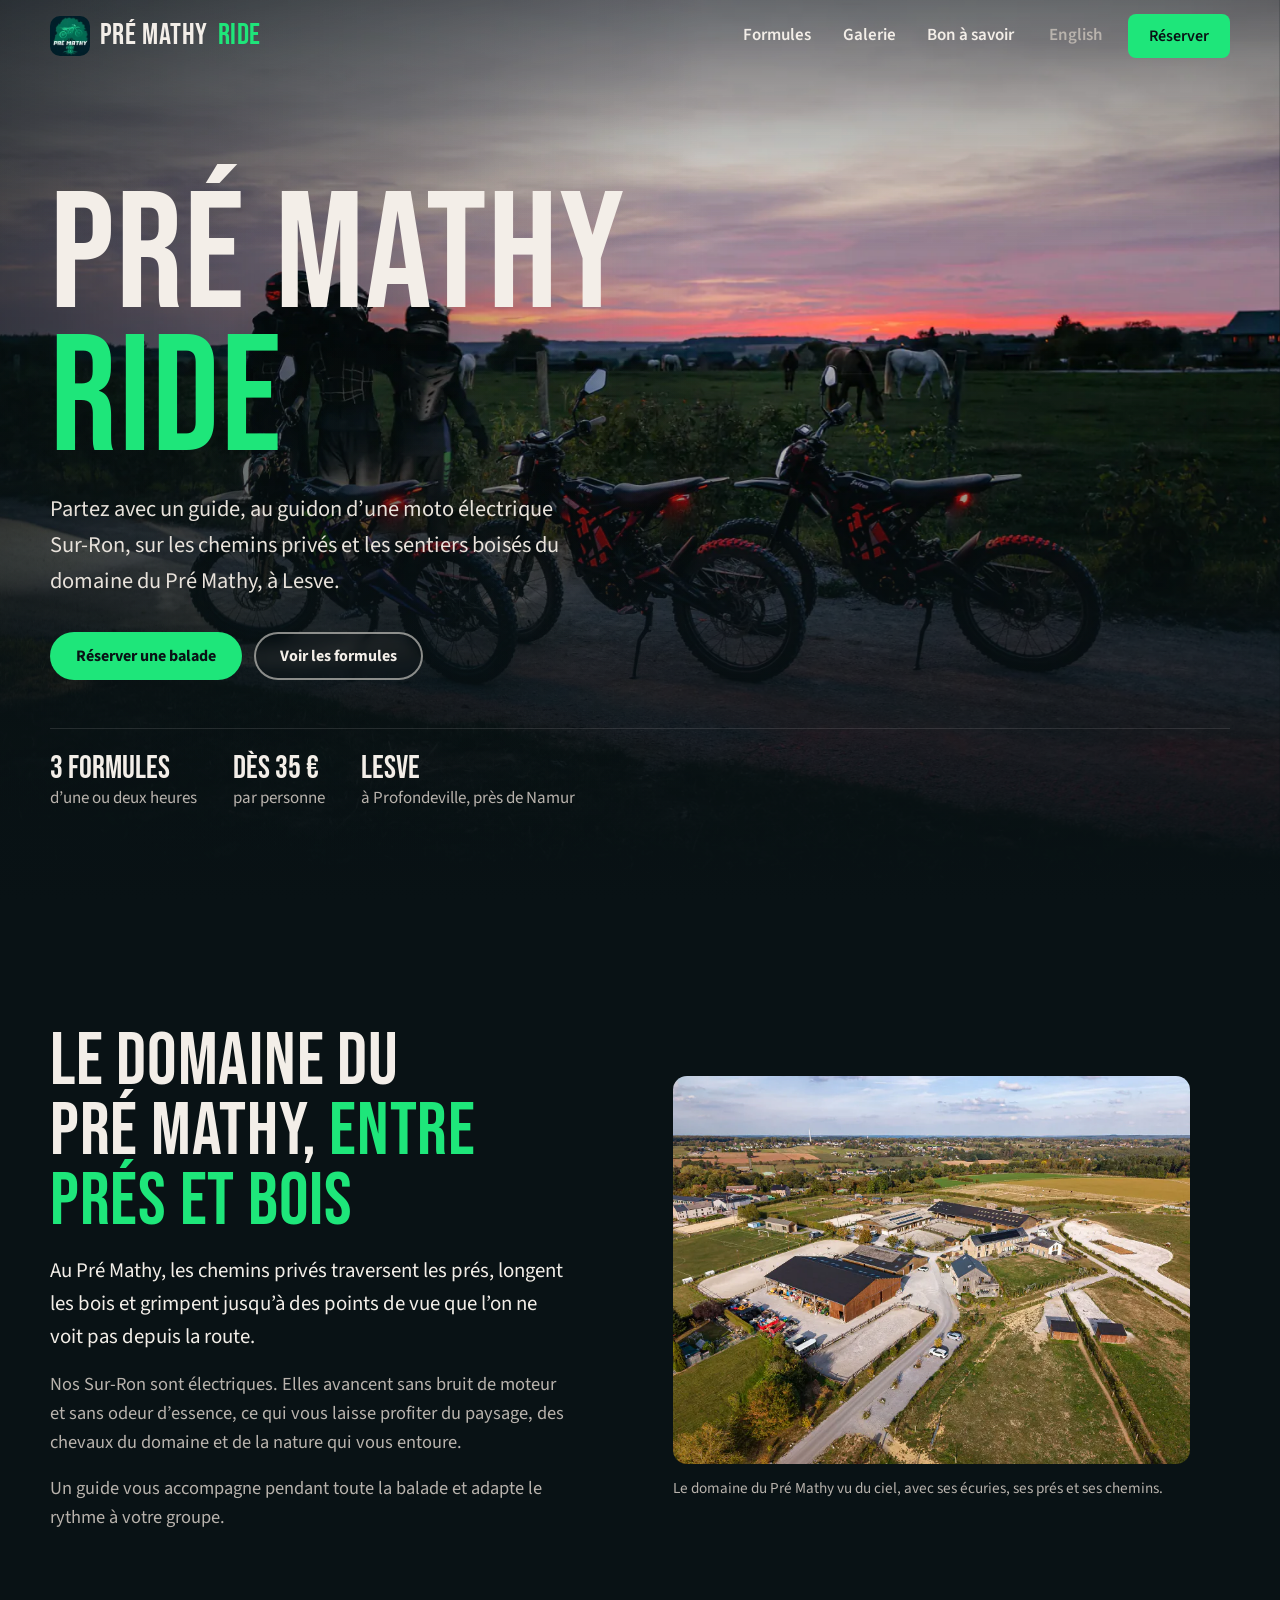
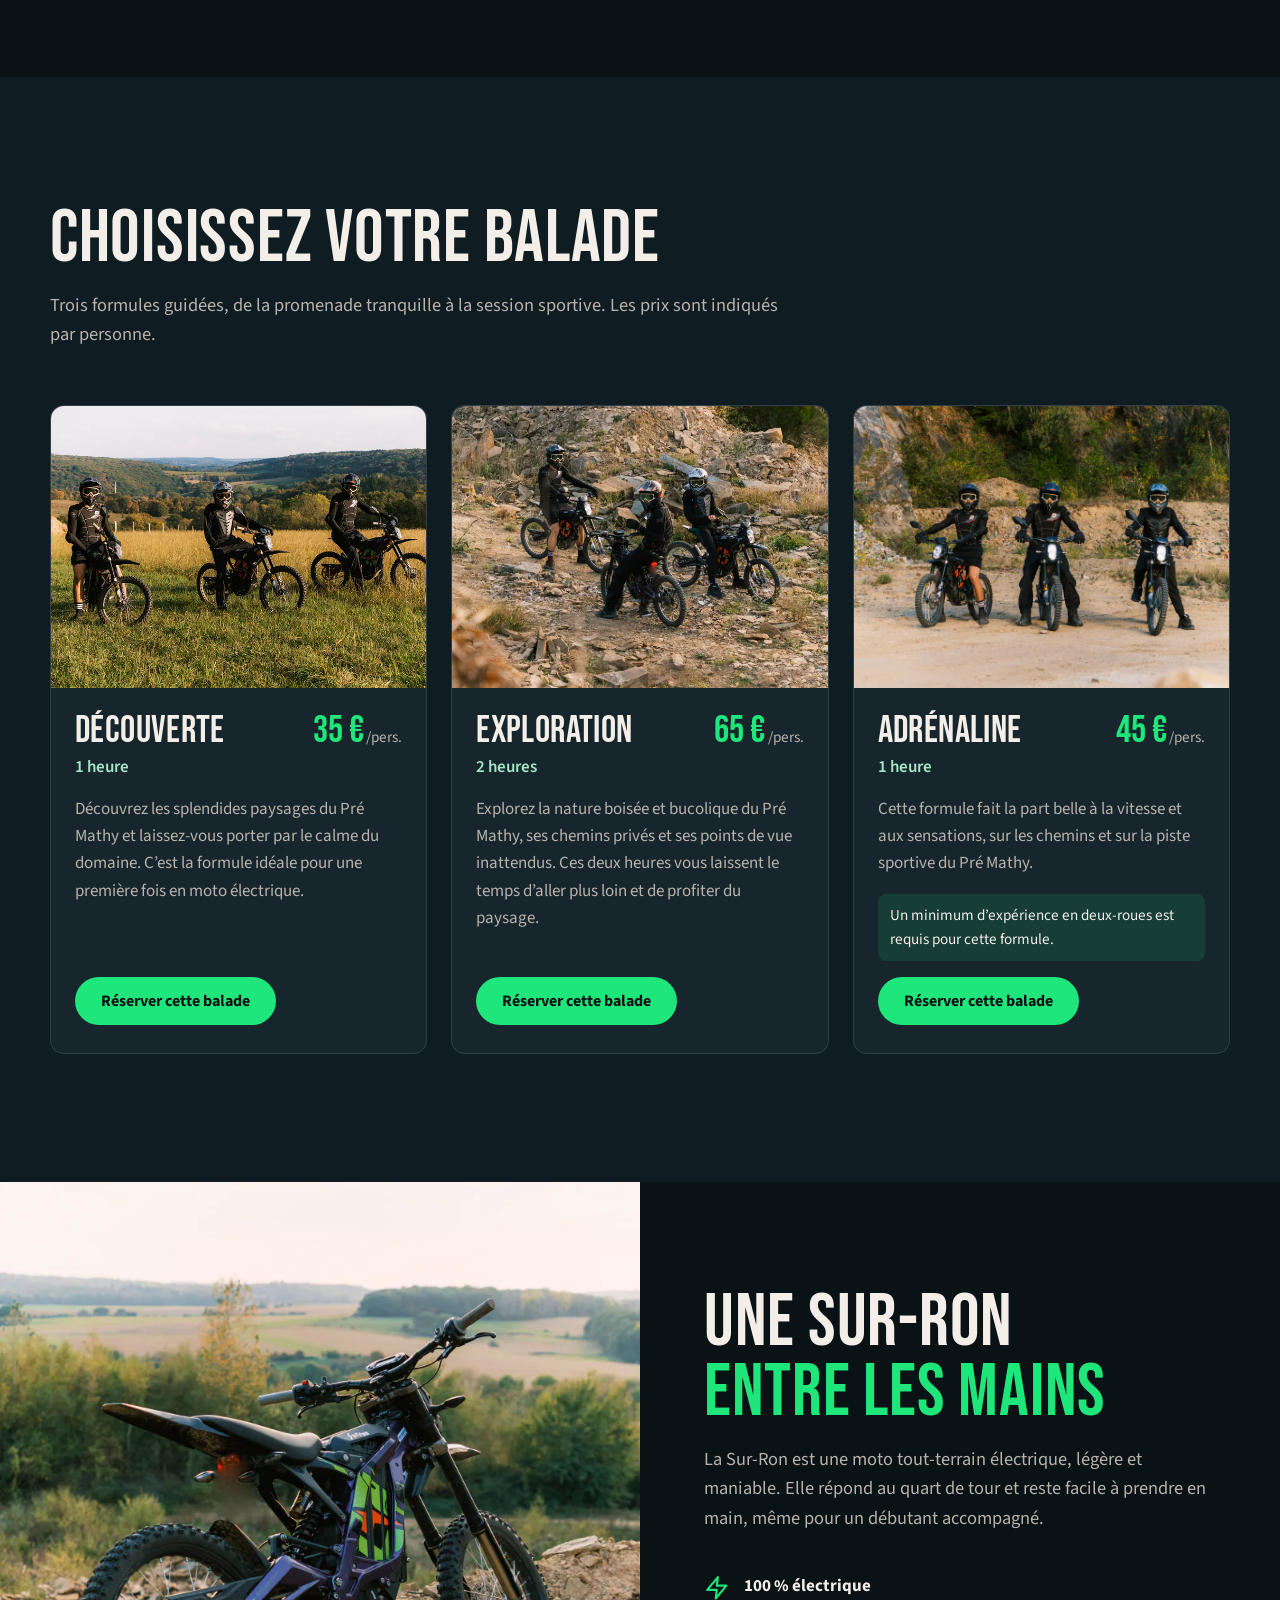
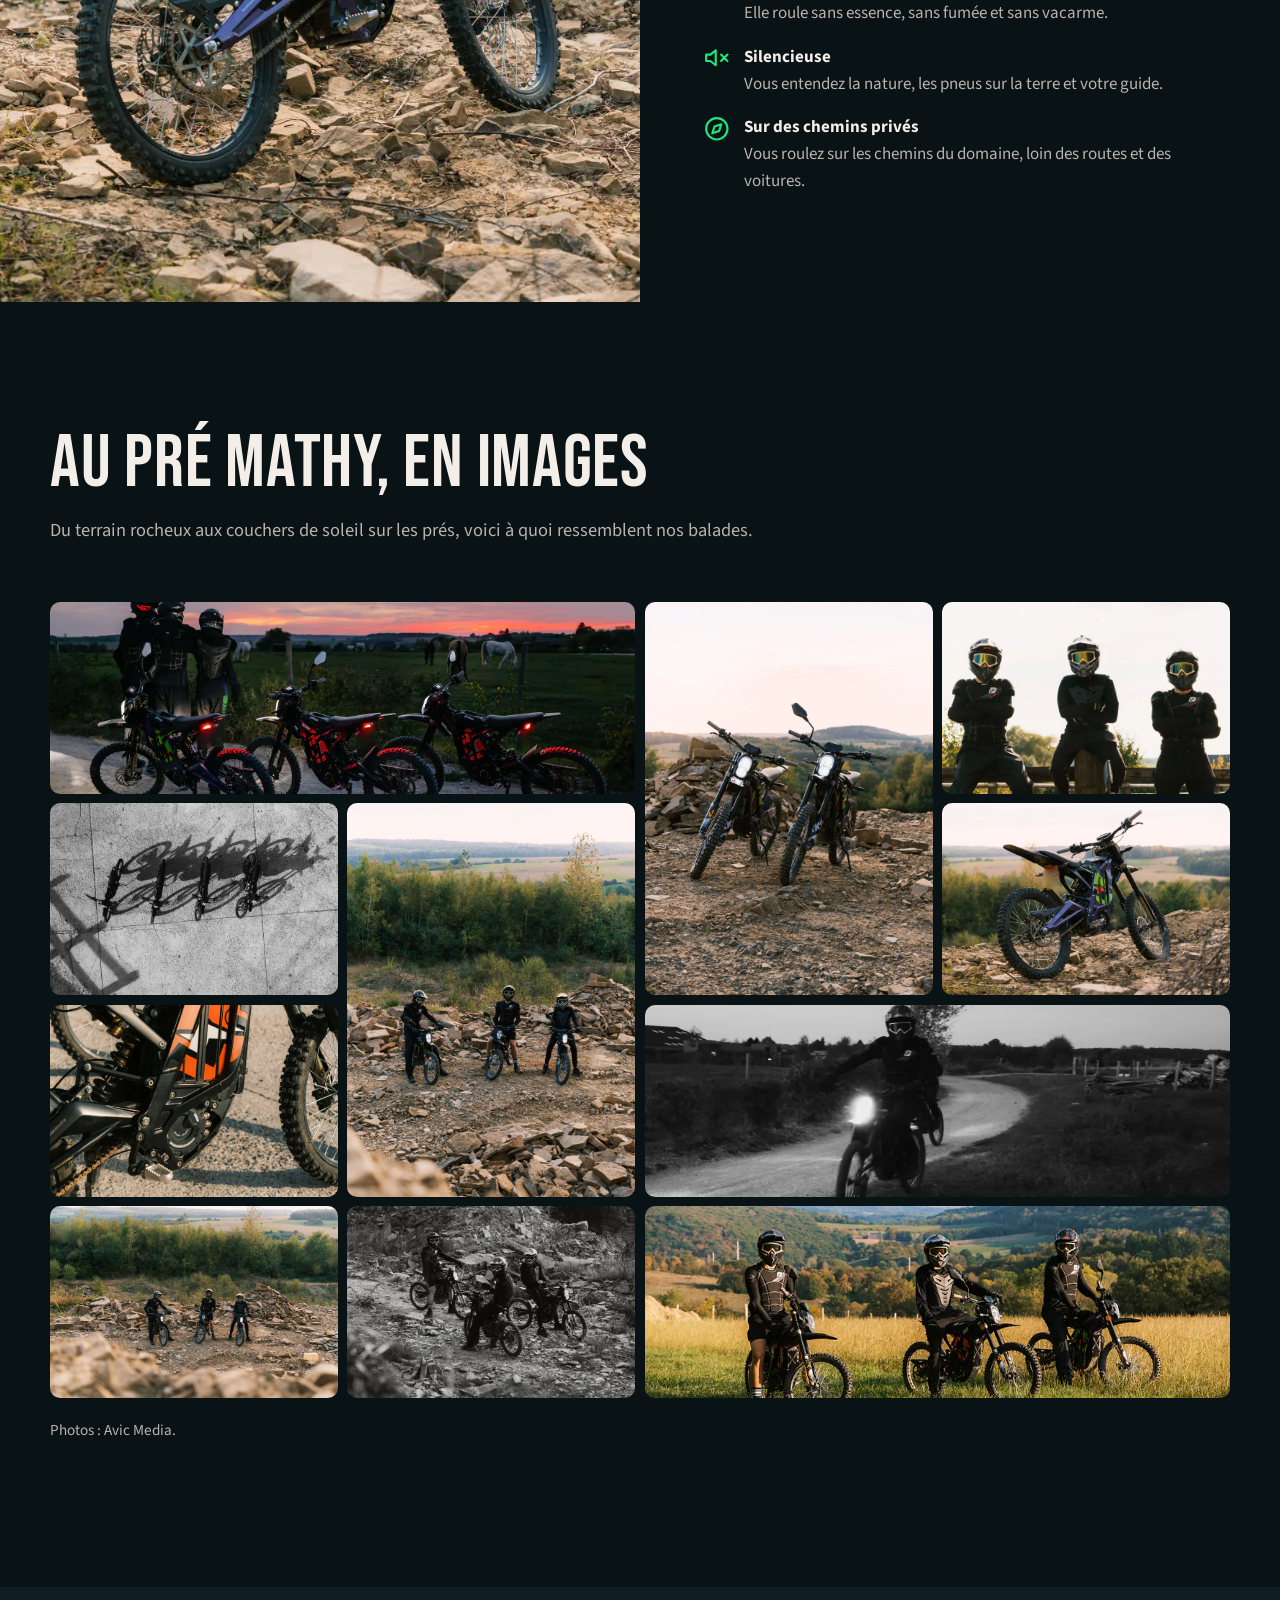
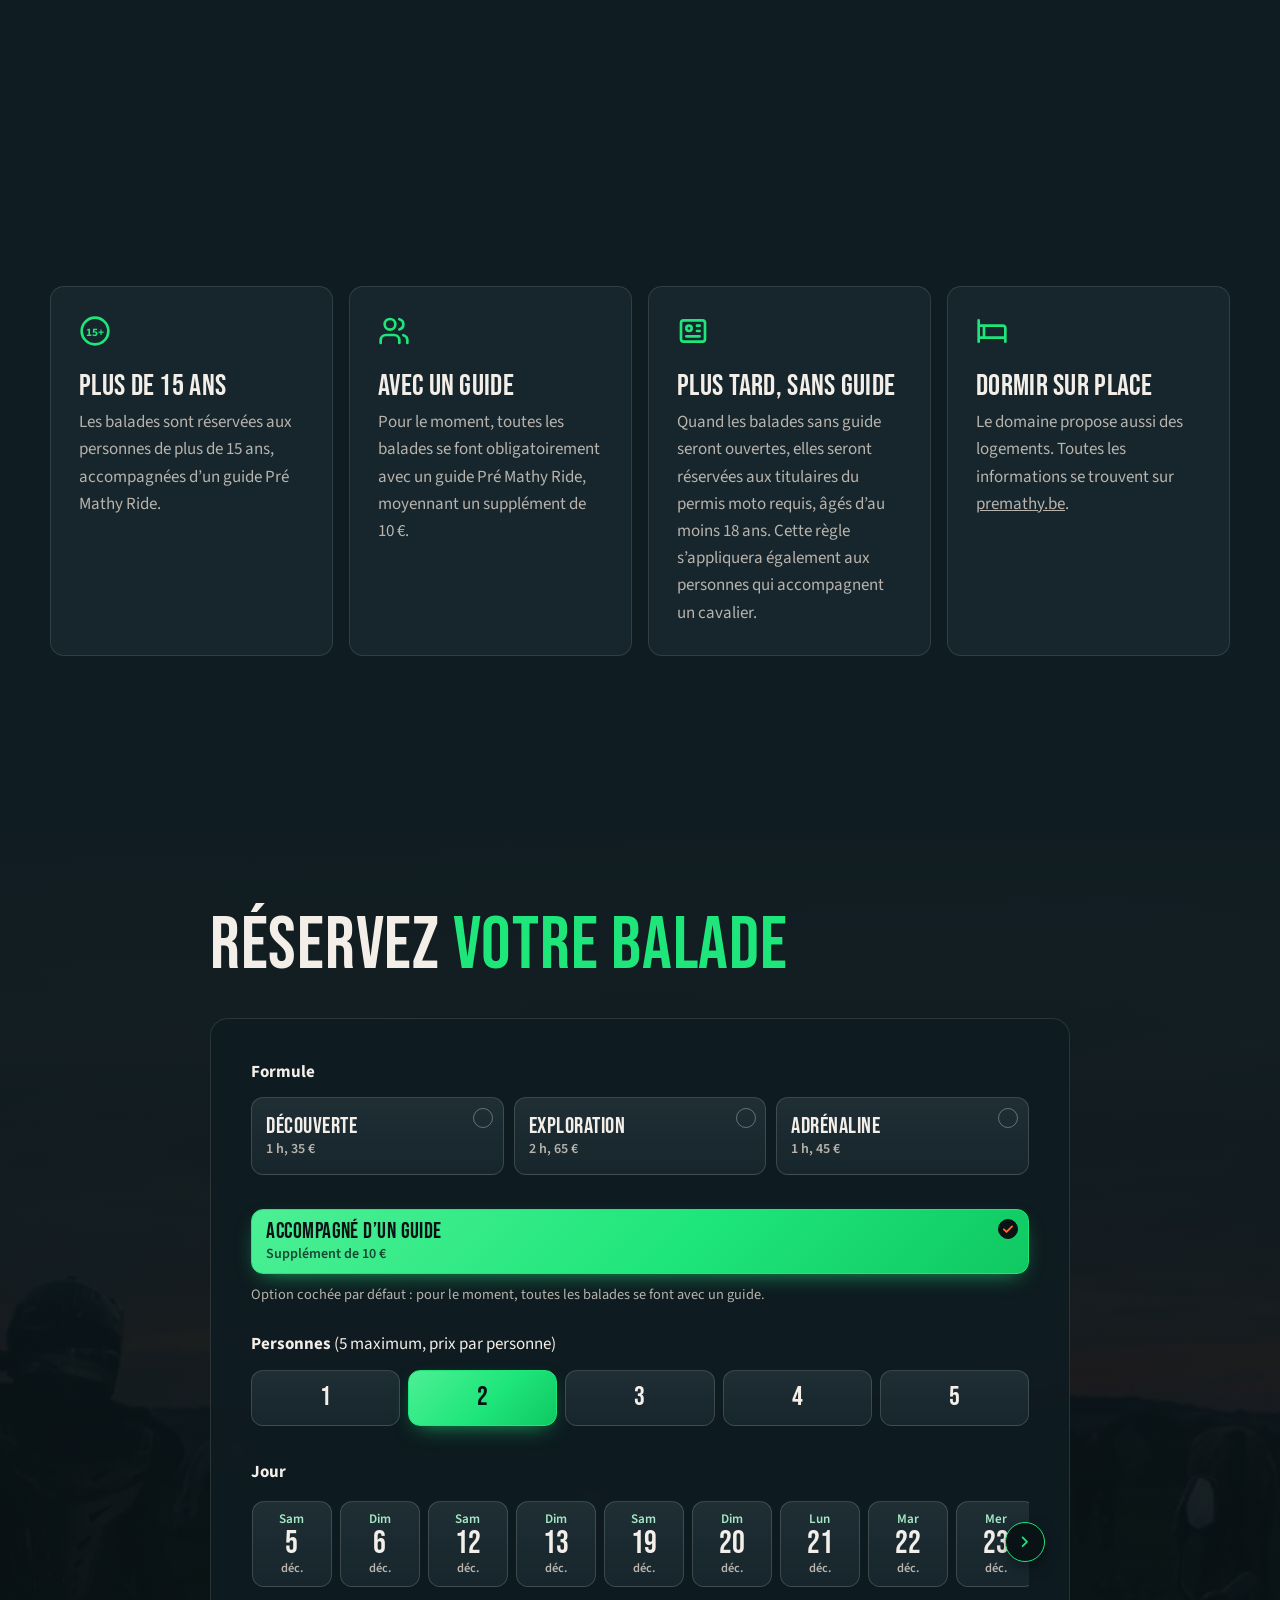
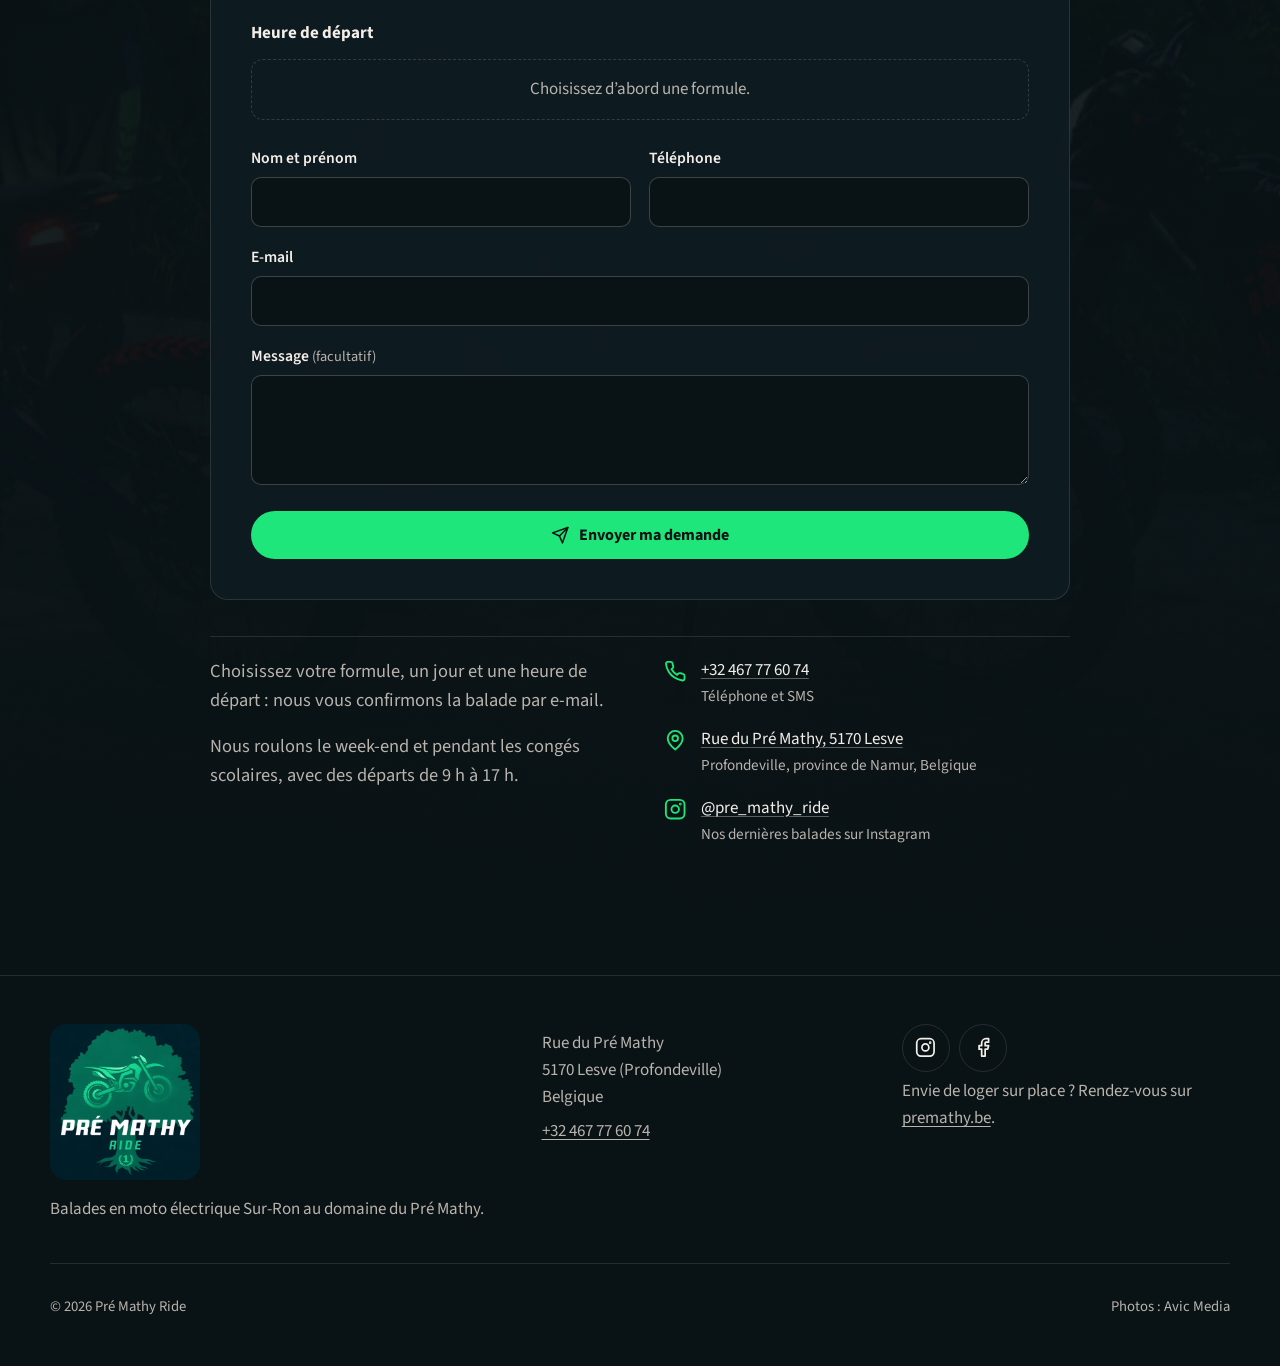
<file: index.html>
<!doctype html>
<html lang="fr">
<head>
  <meta charset="utf-8">
  <meta name="viewport" content="width=device-width, initial-scale=1">
  <title>Pré Mathy Ride : balades en moto électrique à Lesve</title>
  <meta name="description" content="Balades guidées en moto électrique Sur-Ron dans les prés et les bois du Pré Mathy, à Lesve, près de Namur. Trois formules, dès 35 € par personne.">
  <link rel="canonical" href="https://www.mathyridee.net/">
  <link rel="alternate" hreflang="fr" href="https://www.mathyridee.net/">
  <link rel="alternate" hreflang="en" href="https://www.mathyridee.net/en/">
  <meta name="google-site-verification" content="w-WTfNZ0YCfWp0Pj-xhRHiBGL0fFM_kO8fwPJ6HshD8">
  <meta name="theme-color" content="#091215">
  <meta property="og:type" content="website">
  <meta property="og:locale" content="fr_BE">
  <meta property="og:site_name" content="Pré Mathy Ride">
  <meta property="og:title" content="Pré Mathy Ride : balades en moto électrique à Lesve">
  <meta property="og:description" content="Balades guidées en moto électrique Sur-Ron dans les prés et les bois du Pré Mathy, à Lesve, près de Namur. Trois formules, dès 35 € par personne.">
  <meta property="og:url" content="https://www.mathyridee.net/">
  <meta property="og:image" content="https://www.mathyridee.net/img/og.jpg">
  <link rel="icon" href="/favicon.ico" sizes="16x16 32x32 48x48">
  <link rel="icon" href="/favicon-48.png" sizes="48x48" type="image/png">
  <link rel="icon" href="/favicon-96.png" sizes="96x96" type="image/png">
  <link rel="icon" href="/favicon-144.png" sizes="144x144" type="image/png">
  <link rel="icon" href="/icon-192.png" sizes="192x192" type="image/png">
  <link rel="apple-touch-icon" href="/apple-touch-icon.png">
  <link rel="preload" href="/fonts/bebas-neue.woff2" as="font" type="font/woff2" crossorigin>
  <link rel="preload" href="/fonts/source-sans-3.woff2" as="font" type="font/woff2" crossorigin>
  <link rel="preload" as="image" type="image/webp" media="(orientation: portrait)" imagesrcset="/img/pmr-45-800.webp 800w, /img/pmr-45-1200.webp 1200w, /img/pmr-45-1600.webp 1600w, /img/pmr-45-2400.webp 2400w" imagesizes="100vw" fetchpriority="high">
  <link rel="preload" as="image" type="image/webp" media="(orientation: landscape)" imagesrcset="/img/pmr-48-800.webp 800w, /img/pmr-48-1200.webp 1200w, /img/pmr-48-1600.webp 1600w, /img/pmr-48-2400.webp 2400w" imagesizes="100vw" fetchpriority="high">
  <link rel="stylesheet" href="/styles.css">
  <script type="application/ld+json">
  {
    "@context": "https://schema.org",
    "@graph": [
      { "@type": "WebSite", "@id": "https://www.mathyridee.net/#website", "name": "Pré Mathy Ride", "alternateName": ["Pré Mathy", "mathyridee.net"], "url": "https://www.mathyridee.net/", "inLanguage": "fr-BE" },
      { "@type": "Organization", "@id": "https://www.mathyridee.net/#organization", "name": "Pré Mathy Ride", "url": "https://www.mathyridee.net/", "logo": "https://www.mathyridee.net/icon-512.png" }
    ]
  }
  </script>
  <script type="application/ld+json">
  {
    "@context": "https://schema.org",
    "@type": "TouristAttraction",
    "name": "Pré Mathy Ride",
    "description": "Balades guidées en moto électrique Sur-Ron au domaine du Pré Mathy.",
    "url": "https://www.mathyridee.net/",
    "telephone": "+32467776074",
    "image": "https://www.mathyridee.net/img/og.jpg",
    "address": {
      "@type": "PostalAddress",
      "streetAddress": "Rue du Pré Mathy",
      "addressLocality": "Lesve",
      "postalCode": "5170",
      "addressRegion": "Namur",
      "addressCountry": "BE"
    },
    "sameAs": ["https://www.instagram.com/pre_mathy_ride/", "https://www.facebook.com/profile.php?id=61573303986763"]
  }
  </script>
</head>
<body>
  <a class="skip" href="#contenu">Aller au contenu</a>

  <header class="header" id="header">
    <div class="wrap header-inner">
      <a class="brand" href="#top" aria-label="Pré Mathy Ride, retour en haut de la page"><img class="brand-logo" src="/img/logo-icon.webp" width="40" height="40" alt="">Pré Mathy <span>Ride</span></a>
      <button class="menu-toggle" type="button" aria-expanded="false" aria-controls="nav" aria-label="Ouvrir le menu">
        <svg viewBox="0 0 24 24" fill="none" stroke="currentColor" stroke-width="2" stroke-linecap="round" aria-hidden="true"><path d="M4 7h16M4 12h16M4 17h16"/></svg>
      </button>
      <nav class="nav" id="nav" aria-label="Navigation principale">
        <a href="#formules">Formules</a>
        <a href="#galerie">Galerie</a>
        <a href="#infos">Bon à savoir</a>
        <a class="lang" href="/en/" hreflang="en" lang="en">English</a>
        <a class="btn btn-primary" href="#reserver">Réserver</a>
      </nav>
    </div>
  </header>

  <main id="contenu">
    <section class="hero" id="top">
      <picture>
        <source media="(orientation: portrait)" srcset="/img/pmr-45-800.webp 800w, /img/pmr-45-1200.webp 1200w, /img/pmr-45-1600.webp 1600w, /img/pmr-45-2400.webp 2400w" sizes="100vw">
        <img src="/img/pmr-48-1600.webp" srcset="/img/pmr-48-800.webp 800w, /img/pmr-48-1200.webp 1200w, /img/pmr-48-1600.webp 1600w, /img/pmr-48-2400.webp 2400w" sizes="100vw" width="1600" height="1067" alt="Trois motos électriques Sur-Ron, feux allumés, sur un chemin du Pré Mathy au coucher du soleil, avec leurs pilotes et des chevaux dans le pré" fetchpriority="high">
      </picture>
      <div class="wrap hero-content">
        <h1>Pré Mathy <span>Ride</span></h1>
        <p class="hero-lead">Partez avec un guide, au guidon d’une moto électrique Sur-Ron, sur les chemins privés et les sentiers boisés du domaine du Pré Mathy, à Lesve.</p>
        <div class="hero-actions">
          <a class="btn btn-primary" href="#reserver">Réserver une balade</a>
          <a class="btn btn-ghost" href="#formules">Voir les formules</a>
        </div>
        <div class="hero-facts">
          <p><strong>3 formules</strong>d’une ou deux heures</p>
          <p><strong>Dès 35&nbsp;€</strong>par personne</p>
          <p><strong>Lesve</strong>à Profondeville, près de Namur</p>
        </div>
      </div>
    </section>

    <section class="section" aria-labelledby="domaine-titre">
      <div class="wrap domain">
        <div class="domain-text reveal">
          <h2 id="domaine-titre">Le domaine du Pré Mathy, <span class="accent">entre prés et bois</span></h2>
          <p>Au Pré Mathy, les chemins privés traversent les prés, longent les bois et grimpent jusqu’à des points de vue que l’on ne voit pas depuis la route.</p>
          <p>Nos Sur-Ron sont électriques. Elles avancent sans bruit de moteur et sans odeur d’essence, ce qui vous laisse profiter du paysage, des chevaux du domaine et de la nature qui vous entoure.</p>
          <p>Un guide vous accompagne pendant toute la balade et adapte le rythme à votre groupe.</p>
        </div>
        <figure class="domain-photo reveal reveal-delay-1">
          <img src="/img/pmr-19-1600.webp" srcset="/img/pmr-19-800.webp 800w, /img/pmr-19-1200.webp 1200w, /img/pmr-19-1600.webp 1600w, /img/pmr-19-2400.webp 2400w" sizes="(min-width: 900px) 600px, 100vw" width="1600" height="1200" loading="lazy" alt="Vue aérienne du domaine du Pré Mathy avec ses écuries, ses prés et ses chemins de terre">
          <figcaption>Le domaine du Pré Mathy vu du ciel, avec ses écuries, ses prés et ses chemins.</figcaption>
        </figure>
      </div>
    </section>

    <section class="section rides" id="formules" aria-labelledby="formules-titre">
      <div class="wrap">
        <div class="section-head reveal">
          <h2 id="formules-titre">Choisissez votre balade</h2>
          <p>Trois formules guidées, de la promenade tranquille à la session sportive. Les prix sont indiqués par personne.</p>
        </div>
        <div class="ride-grid">
          <article class="ride reveal">
            <div class="ride-photo">
              <img src="/img/pmr-21-800.webp" srcset="/img/pmr-21-800.webp 800w, /img/pmr-21-1200.webp 1200w, /img/pmr-21-1600.webp 1600w, /img/pmr-21-2400.webp 2400w" sizes="(min-width: 900px) 380px, 100vw" width="800" height="533" loading="lazy" alt="Trois pilotes en Sur-Ron dans un champ doré, avec la vallée et les bois en arrière-plan">
            </div>
            <div class="ride-body">
              <div class="ride-meta"><h3>Découverte</h3><p class="ride-price">35&nbsp;€<small>/pers.</small></p></div>
              <p class="ride-duration">1 heure</p>
              <p>Découvrez les splendides paysages du Pré Mathy et laissez-vous porter par le calme du domaine. C’est la formule idéale pour une première fois en moto électrique.</p>
              <a class="btn btn-primary" href="#reserver" data-ride="decouverte">Réserver cette balade</a>
            </div>
          </article>
          <article class="ride reveal reveal-delay-1">
            <div class="ride-photo">
              <img src="/img/pmr-36-800.webp" srcset="/img/pmr-36-800.webp 800w, /img/pmr-36-1200.webp 1200w, /img/pmr-36-1600.webp 1600w, /img/pmr-36-2400.webp 2400w" sizes="(min-width: 900px) 380px, 100vw" width="800" height="533" loading="lazy" alt="Pilotes en Sur-Ron sur un sentier caillouteux bordé de végétation">
            </div>
            <div class="ride-body">
              <div class="ride-meta"><h3>Exploration</h3><p class="ride-price">65&nbsp;€<small>/pers.</small></p></div>
              <p class="ride-duration">2 heures</p>
              <p>Explorez la nature boisée et bucolique du Pré Mathy, ses chemins privés et ses points de vue inattendus. Ces deux heures vous laissent le temps d’aller plus loin et de profiter du paysage.</p>
              <a class="btn btn-primary" href="#reserver" data-ride="exploration">Réserver cette balade</a>
            </div>
          </article>
          <article class="ride reveal reveal-delay-2">
            <div class="ride-photo">
              <img src="/img/pmr-26-800.webp" srcset="/img/pmr-26-800.webp 800w, /img/pmr-26-1200.webp 1200w, /img/pmr-26-1600.webp 1600w, /img/pmr-26-2400.webp 2400w" sizes="(min-width: 900px) 380px, 100vw" width="800" height="1200" loading="lazy" alt="Trois pilotes casqués sur leurs Sur-Ron, devant une paroi rocheuse">
            </div>
            <div class="ride-body">
              <div class="ride-meta"><h3>Adrénaline</h3><p class="ride-price">45&nbsp;€<small>/pers.</small></p></div>
              <p class="ride-duration">1 heure</p>
              <p>Cette formule fait la part belle à la vitesse et aux sensations, sur les chemins et sur la piste sportive du Pré Mathy.</p>
              <p class="ride-note">Un minimum d’expérience en deux-roues est requis pour cette formule.</p>
              <a class="btn btn-primary" href="#reserver" data-ride="adrenaline">Réserver cette balade</a>
            </div>
          </article>
        </div>
      </div>
    </section>

    <section class="machine" aria-labelledby="machine-titre">
      <div class="machine-photo">
        <img src="/img/pmr-34-1600.webp" srcset="/img/pmr-34-800.webp 800w, /img/pmr-34-1200.webp 1200w, /img/pmr-34-1600.webp 1600w, /img/pmr-34-2400.webp 2400w" sizes="(min-width: 900px) 50vw, 100vw" width="1600" height="2400" loading="lazy" alt="Une Sur-Ron électrique posée sur des rochers, face à la campagne">
      </div>
      <div class="machine-text reveal">
        <h2 id="machine-titre">Une Sur-Ron <span class="accent">entre les mains</span></h2>
        <p>La Sur-Ron est une moto tout-terrain électrique, légère et maniable. Elle répond au quart de tour et reste facile à prendre en main, même pour un débutant accompagné.</p>
        <ul class="machine-list">
          <li>
            <svg viewBox="0 0 24 24" fill="none" stroke="currentColor" stroke-width="2" stroke-linecap="round" stroke-linejoin="round" aria-hidden="true"><path d="M13 2 3 14h9l-1 8 10-12h-9l1-8z"/></svg>
            <div><strong>100&nbsp;% électrique</strong><span>Elle roule sans essence, sans fumée et sans vacarme.</span></div>
          </li>
          <li>
            <svg viewBox="0 0 24 24" fill="none" stroke="currentColor" stroke-width="2" stroke-linecap="round" stroke-linejoin="round" aria-hidden="true"><path d="M11 5 6 9H2v6h4l5 4V5z"/><path d="m22 9-6 6M16 9l6 6"/></svg>
            <div><strong>Silencieuse</strong><span>Vous entendez la nature, les pneus sur la terre et votre guide.</span></div>
          </li>
          <li>
            <svg viewBox="0 0 24 24" fill="none" stroke="currentColor" stroke-width="2" stroke-linecap="round" stroke-linejoin="round" aria-hidden="true"><circle cx="12" cy="12" r="10"/><path d="m16.24 7.76-2.12 6.36-6.36 2.12 2.12-6.36 6.36-2.12z"/></svg>
            <div><strong>Sur des chemins privés</strong><span>Vous roulez sur les chemins du domaine, loin des routes et des voitures.</span></div>
          </li>
        </ul>
      </div>
    </section>

    <section class="section" id="galerie" aria-labelledby="galerie-titre">
      <div class="wrap">
        <div class="section-head reveal">
          <h2 id="galerie-titre">Au Pré Mathy, en images</h2>
          <p>Du terrain rocheux aux couchers de soleil sur les prés, voici à quoi ressemblent nos balades.</p>
        </div>
        <div class="gallery-grid" id="gallery">
          <button class="wide" type="button" data-full="/img/pmr-50-2400.webp"><img src="/img/pmr-50-800.webp" width="800" height="533" loading="lazy" alt="Pilotes et Sur-Ron réunis sur un chemin au coucher du soleil"></button>
          <button class="tall" type="button" data-full="/img/pmr-29-2400.webp"><img src="/img/pmr-29-800.webp" width="800" height="1200" loading="lazy" alt="Deux Sur-Ron aux phares allumés, sur un tas de pierres, devant les collines boisées"></button>
          <button type="button" data-full="/img/pmr-13-2400.webp"><img src="/img/pmr-13-800.webp" width="800" height="450" loading="lazy" alt="Trois pilotes casqués, bras croisés, devant les arbres"></button>
          <button type="button" data-full="/img/pmr-18-2400.webp"><img src="/img/pmr-18-800.webp" width="800" height="600" loading="lazy" alt="Ombres de motos et de pilotes projetées sur le gravier, en noir et blanc"></button>
          <button class="tall" type="button" data-full="/img/pmr-42-2400.webp"><img src="/img/pmr-42-800.webp" width="800" height="1200" loading="lazy" alt="Trois pilotes et leurs Sur-Ron sur un terrain rocheux, sous un ciel dégagé"></button>
          <button type="button" data-full="/img/pmr-35-2400.webp"><img src="/img/pmr-35-800.webp" width="800" height="533" loading="lazy" alt="Une Sur-Ron sur les rochers, face aux champs et aux bois"></button>
          <button type="button" data-full="/img/pmr-08-2400.webp"><img src="/img/pmr-08-800.webp" width="800" height="599" loading="lazy" alt="Détail d’une Sur-Ron&nbsp;: roue, suspension et carénage orange"></button>
          <button class="wide" type="button" data-full="/img/pmr-51-2400.webp"><img src="/img/pmr-51-800.webp" width="800" height="533" loading="lazy" alt="Un pilote, phare allumé, sur un chemin à la tombée de la nuit, en noir et blanc"></button>
          <button type="button" data-full="/img/pmr-41-2400.webp"><img src="/img/pmr-41-800.webp" width="800" height="533" loading="lazy" alt="Trois pilotes alignés sur leurs motos au milieu d’un terrain de pierres"></button>
          <button type="button" data-full="/img/pmr-37-2400.webp"><img src="/img/pmr-37-800.webp" width="800" height="533" loading="lazy" alt="Pilotes en Sur-Ron sur un sentier rocheux, en noir et blanc"></button>
          <button class="wide" type="button" data-full="/img/pmr-20-2400.webp"><img src="/img/pmr-20-800.webp" width="800" height="533" loading="lazy" alt="Trois pilotes sur leurs Sur-Ron dans un champ, avec la vallée en arrière-plan"></button>
        </div>
        <p class="gallery-credit">Photos&nbsp;: Avic Media.</p>
      </div>
    </section>

    <section class="section infos" id="infos" aria-labelledby="infos-titre">
      <div class="wrap">
        <div class="section-head reveal">
          <h2 id="infos-titre">Bon à savoir</h2>
          <p>Quelques règles simples pour rouler en toute sécurité sur le domaine.</p>
        </div>
        <div class="info-grid">
          <div class="info reveal">
            <svg viewBox="0 0 24 24" fill="none" stroke="currentColor" stroke-width="2" stroke-linecap="round" stroke-linejoin="round" aria-hidden="true"><circle cx="12" cy="12" r="10"/><text x="12" y="15.4" text-anchor="middle" font-size="8.6" font-weight="700" fill="currentColor" stroke="none" font-family="'Source Sans 3', sans-serif">15+</text></svg>
            <h3>Plus de 15 ans</h3>
            <p>Les balades sont réservées aux personnes de plus de 15 ans, accompagnées d’un guide Pré Mathy Ride.</p>
          </div>
          <div class="info reveal reveal-delay-1">
            <svg viewBox="0 0 24 24" fill="none" stroke="currentColor" stroke-width="2" stroke-linecap="round" stroke-linejoin="round" aria-hidden="true"><path d="M16 21v-2a4 4 0 0 0-4-4H6a4 4 0 0 0-4 4v2"/><circle cx="9" cy="7" r="4"/><path d="M22 21v-2a4 4 0 0 0-3-3.87M16 3.13a4 4 0 0 1 0 7.75"/></svg>
            <h3>Avec un guide</h3>
            <p>Pour le moment, toutes les balades se font obligatoirement avec un guide Pré Mathy Ride, moyennant un supplément de 10&nbsp;€.</p>
          </div>
          <div class="info reveal reveal-delay-2">
            <svg viewBox="0 0 24 24" fill="none" stroke="currentColor" stroke-width="2" stroke-linecap="round" stroke-linejoin="round" aria-hidden="true"><rect x="3" y="4" width="18" height="16" rx="2"/><circle cx="9" cy="10" r="2"/><path d="M15 8h2M15 12h2M7 16h10"/></svg>
            <h3>Plus tard, sans guide</h3>
            <p>Quand les balades sans guide seront ouvertes, elles seront réservées aux titulaires du permis moto requis, âgés d’au moins 18 ans. Cette règle s’appliquera également aux personnes qui accompagnent un cavalier.</p>
          </div>
          <div class="info reveal">
            <svg viewBox="0 0 24 24" fill="none" stroke="currentColor" stroke-width="2" stroke-linecap="round" stroke-linejoin="round" aria-hidden="true"><path d="M2 4v16M2 8h18a2 2 0 0 1 2 2v10M2 17h20M6 8v9"/></svg>
            <h3>Dormir sur place</h3>
            <p>Le domaine propose aussi des logements. Toutes les informations se trouvent sur <a href="https://www.premathy.be/" target="_blank" rel="noopener">premathy.be</a>.</p>
          </div>
        </div>
      </div>
    </section>

    <section class="section booking" id="reserver" aria-labelledby="reserver-titre">
      <div class="booking-bg" aria-hidden="true"><img src="/img/pmr-49-1200.webp" srcset="/img/pmr-49-800.webp 800w, /img/pmr-49-1200.webp 1200w" sizes="100vw" width="1600" height="1067" loading="lazy" alt=""></div>
      <div class="wrap booking-grid">
        <div class="booking-head">
          <h2 id="reserver-titre">Réservez <span class="accent">votre balade</span></h2>
        </div>
        <form class="form reveal" id="booking-form" novalidate>
          <div class="form-main" id="form-main">
            <input type="hidden" id="ride" name="ride">
            <input type="hidden" id="people" name="people" value="2">

            <div class="pick">
              <p class="pick-label" id="lbl-ride">Formule</p>
              <div class="ride-picks" id="ride-picks" role="group" aria-labelledby="lbl-ride">
                <button type="button" class="tile ride-tile" data-value="decouverte" aria-pressed="false"><span class="tick" aria-hidden="true"></span><span class="tile-main">Découverte</span><span class="tile-sub">1&nbsp;h, 35&nbsp;€</span></button>
                <button type="button" class="tile ride-tile" data-value="exploration" aria-pressed="false"><span class="tick" aria-hidden="true"></span><span class="tile-main">Exploration</span><span class="tile-sub">2&nbsp;h, 65&nbsp;€</span></button>
                <button type="button" class="tile ride-tile" data-value="adrenaline" aria-pressed="false"><span class="tick" aria-hidden="true"></span><span class="tile-main">Adrénaline</span><span class="tile-sub">1&nbsp;h, 45&nbsp;€</span></button>
              </div>
              <p class="error" id="ride-error"></p>
            </div>

            <div class="pick">
              <input type="hidden" id="guide" name="guide" value="1">
              <button type="button" class="tile guide-tile" id="guide-tile" aria-pressed="true" aria-disabled="true" aria-describedby="guide-note">
                <span class="tick" aria-hidden="true"></span>
                <span class="tile-main">Accompagné d’un guide</span>
                <span class="tile-sub">Supplément de 10&nbsp;€</span>
              </button>
              <p class="guide-note" id="guide-note">Option cochée par défaut&nbsp;: pour le moment, toutes les balades se font avec un guide.</p>
            </div>

            <div class="pick">
              <p class="pick-label" id="lbl-people">Personnes <span class="hint">(5 maximum, prix par personne)</span></p>
              <div class="people-picks" id="people-picks" role="group" aria-labelledby="lbl-people">
                <button type="button" class="tile num-tile" data-value="1" aria-pressed="false">1</button>
                <button type="button" class="tile num-tile" data-value="2" aria-pressed="true">2</button>
                <button type="button" class="tile num-tile" data-value="3" aria-pressed="false">3</button>
                <button type="button" class="tile num-tile" data-value="4" aria-pressed="false">4</button>
                <button type="button" class="tile num-tile" data-value="5" aria-pressed="false">5</button>
              </div>
              <p class="error" id="people-error"></p>
            </div>

            <div class="pick" id="planner">
              <input type="hidden" id="date" name="date">
              <input type="hidden" id="time" name="time">
              <p class="pick-label" id="lbl-day">Jour</p>
              <div class="day-strip">
                <button type="button" class="strip-nav prev" id="days-prev" aria-label="Jours précédents"><svg viewBox="0 0 24 24" fill="none" stroke="currentColor" stroke-width="2.4" stroke-linecap="round" stroke-linejoin="round" aria-hidden="true"><path d="m15 18-6-6 6-6"/></svg></button>
                <div class="day-scroll" id="day-grid" role="group" aria-labelledby="lbl-day"></div>
                <button type="button" class="strip-nav next" id="days-next" aria-label="Jours suivants"><svg viewBox="0 0 24 24" fill="none" stroke="currentColor" stroke-width="2.4" stroke-linecap="round" stroke-linejoin="round" aria-hidden="true"><path d="m9 18 6-6-6-6"/></svg></button>
              </div>
              <p class="pick-label" id="lbl-time">Heure de départ</p>
              <div class="time-grid" id="time-grid" role="group" aria-labelledby="lbl-time"></div>
            </div>
            <p class="planner-status" id="planner-status" aria-live="polite"></p>
            <p class="error" id="when-error"></p>

            <div class="fields">
              <div class="field">
                <label for="name">Nom et prénom</label>
                <input id="name" name="name" type="text" autocomplete="name" required aria-describedby="name-error">
                <p class="error" id="name-error"></p>
              </div>
              <div class="field">
                <label for="phone">Téléphone</label>
                <input id="phone" name="phone" type="tel" autocomplete="tel" inputmode="tel" required aria-describedby="phone-error">
                <p class="error" id="phone-error"></p>
              </div>
              <div class="field full">
                <label for="email">E-mail</label>
                <input id="email" name="email" type="email" autocomplete="email" required aria-describedby="email-error">
                <p class="error" id="email-error"></p>
              </div>
              <div class="field full">
                <label for="message">Message <span class="hint">(facultatif)</span></label>
                <textarea id="message" name="message" rows="3"></textarea>
              </div>
              <div class="hp" aria-hidden="true">
                <label for="website">Ne pas remplir</label>
                <input id="website" name="website" type="text" tabindex="-1" autocomplete="off">
              </div>
            </div>
            <div class="form-summary" role="alert" id="form-summary"></div>
            <div class="form-actions">
              <button class="btn btn-primary" type="submit" id="submit-btn">
                <svg viewBox="0 0 24 24" fill="none" stroke="currentColor" stroke-width="2" stroke-linecap="round" stroke-linejoin="round" aria-hidden="true"><path d="m22 2-7 20-4-9-9-4z"/><path d="M22 2 11 13"/></svg>
                <span>Envoyer ma demande</span>
              </button>
            </div>
          </div>
          <div class="form-done" id="form-done" hidden tabindex="-1">
            <svg viewBox="0 0 24 24" fill="none" stroke="currentColor" stroke-width="2" stroke-linecap="round" stroke-linejoin="round" aria-hidden="true"><path d="M22 11.08V12a10 10 0 1 1-5.93-9.14"/><path d="m22 4-10 10.01-3-3"/></svg>
            <h3>Demande envoyée&nbsp;!</h3>
            <p id="done-text"></p>
            <p>Nous vous confirmons la balade par e-mail très vite.</p>
            <button class="btn btn-ghost" type="button" id="new-request">Nouvelle demande</button>
          </div>
        </form>

        <div class="booking-intro reveal">
          <p>Choisissez votre formule, un jour et une heure de départ&nbsp;: nous vous confirmons la balade par e-mail.</p>
          <p>Nous roulons le week-end et pendant les congés scolaires, avec des départs de 9&nbsp;h à 17&nbsp;h.</p>
          <ul class="contact-list">
            <li>
              <svg viewBox="0 0 24 24" fill="none" stroke="currentColor" stroke-width="2" stroke-linecap="round" stroke-linejoin="round" aria-hidden="true"><path d="M22 16.92v3a2 2 0 0 1-2.18 2 19.8 19.8 0 0 1-8.63-3.07 19.5 19.5 0 0 1-6-6A19.8 19.8 0 0 1 2.12 4.18 2 2 0 0 1 4.11 2h3a2 2 0 0 1 2 1.72c.13.96.36 1.9.7 2.81a2 2 0 0 1-.45 2.11L8.09 9.91a16 16 0 0 0 6 6l1.27-1.27a2 2 0 0 1 2.11-.45c.9.34 1.85.57 2.81.7A2 2 0 0 1 22 16.92z"/></svg>
              <div><a href="tel:+32467776074">+32 467 77 60 74</a><small>Téléphone et SMS</small></div>
            </li>
            <li>
              <svg viewBox="0 0 24 24" fill="none" stroke="currentColor" stroke-width="2" stroke-linecap="round" stroke-linejoin="round" aria-hidden="true"><path d="M20 10c0 6-8 12-8 12s-8-6-8-12a8 8 0 0 1 16 0z"/><circle cx="12" cy="10" r="3"/></svg>
              <div><a href="https://maps.app.goo.gl/P4dVZrXSsiTsPpuCA" target="_blank" rel="noopener">Rue du Pré Mathy, 5170 Lesve</a><small>Profondeville, province de Namur, Belgique</small></div>
            </li>
            <li>
              <svg viewBox="0 0 24 24" fill="none" stroke="currentColor" stroke-width="2" stroke-linecap="round" stroke-linejoin="round" aria-hidden="true"><rect x="2" y="2" width="20" height="20" rx="5"/><circle cx="12" cy="12" r="4"/><circle cx="17.5" cy="6.5" r="0.5" fill="currentColor"/></svg>
              <div><a href="https://www.instagram.com/pre_mathy_ride/" target="_blank" rel="noopener">@pre_mathy_ride</a><small>Nos dernières balades sur Instagram</small></div>
            </li>
          </ul>
        </div>

      </div>
    </section>
  </main>

  <footer class="footer">
    <div class="wrap">
      <div class="footer-inner">
        <div>
          <a class="footer-logo" href="#top"><img src="/img/logo.webp" width="440" height="460" alt="Logo Pré Mathy Ride" loading="lazy"></a>
          <p>Balades en moto électrique Sur-Ron au domaine du Pré Mathy.</p>
        </div>
        <div>
          <p>Rue du Pré Mathy<br>5170 Lesve (Profondeville)<br>Belgique</p>
          <p><a href="tel:+32467776074">+32 467 77 60 74</a></p>
        </div>
        <div>
          <div class="socials">
            <a href="https://www.instagram.com/pre_mathy_ride/" target="_blank" rel="noopener" aria-label="Instagram de Pré Mathy Ride">
              <svg viewBox="0 0 24 24" fill="none" stroke="currentColor" stroke-width="2" stroke-linecap="round" stroke-linejoin="round" aria-hidden="true"><rect x="2" y="2" width="20" height="20" rx="5"/><circle cx="12" cy="12" r="4"/><circle cx="17.5" cy="6.5" r="0.5" fill="currentColor"/></svg>
            </a>
            <a href="https://www.facebook.com/profile.php?id=61573303986763" target="_blank" rel="noopener" aria-label="Facebook de Pré Mathy Ride">
              <svg viewBox="0 0 24 24" fill="none" stroke="currentColor" stroke-width="2" stroke-linecap="round" stroke-linejoin="round" aria-hidden="true"><path d="M18 2h-3a5 5 0 0 0-5 5v3H7v4h3v8h4v-8h3l1-4h-4V7a1 1 0 0 1 1-1h3z"/></svg>
            </a>
          </div>
          <p>Envie de loger sur place&nbsp;? Rendez-vous sur <a href="https://www.premathy.be/" target="_blank" rel="noopener">premathy.be</a>.</p>
        </div>
      </div>
      <div class="footer-bottom">
        <p>© 2026 Pré Mathy Ride</p>
        <p>Photos&nbsp;: Avic Media</p>
      </div>
    </div>
  </footer>

  <div class="mobile-bar" id="mobile-bar">
    <a class="btn btn-ghost" href="tel:+32467776074">Appeler</a>
    <a class="btn btn-primary" href="#reserver">Réserver</a>
  </div>

  <dialog class="lightbox" id="lightbox" aria-label="Photo agrandie">
    <img alt="">
    <button class="lb-btn lb-close" type="button" aria-label="Fermer">
      <svg viewBox="0 0 24 24" fill="none" stroke="currentColor" stroke-width="2" stroke-linecap="round" aria-hidden="true"><path d="M18 6 6 18M6 6l12 12"/></svg>
    </button>
    <button class="lb-btn lb-prev" type="button" aria-label="Photo précédente">
      <svg viewBox="0 0 24 24" fill="none" stroke="currentColor" stroke-width="2" stroke-linecap="round" stroke-linejoin="round" aria-hidden="true"><path d="m15 18-6-6 6-6"/></svg>
    </button>
    <button class="lb-btn lb-next" type="button" aria-label="Photo suivante">
      <svg viewBox="0 0 24 24" fill="none" stroke="currentColor" stroke-width="2" stroke-linecap="round" stroke-linejoin="round" aria-hidden="true"><path d="m9 18 6-6-6-6"/></svg>
    </button>
    <p class="lb-count" aria-live="polite"></p>
  </dialog>

  <script src="/script.js" defer></script>
</body>
</html>
</file>
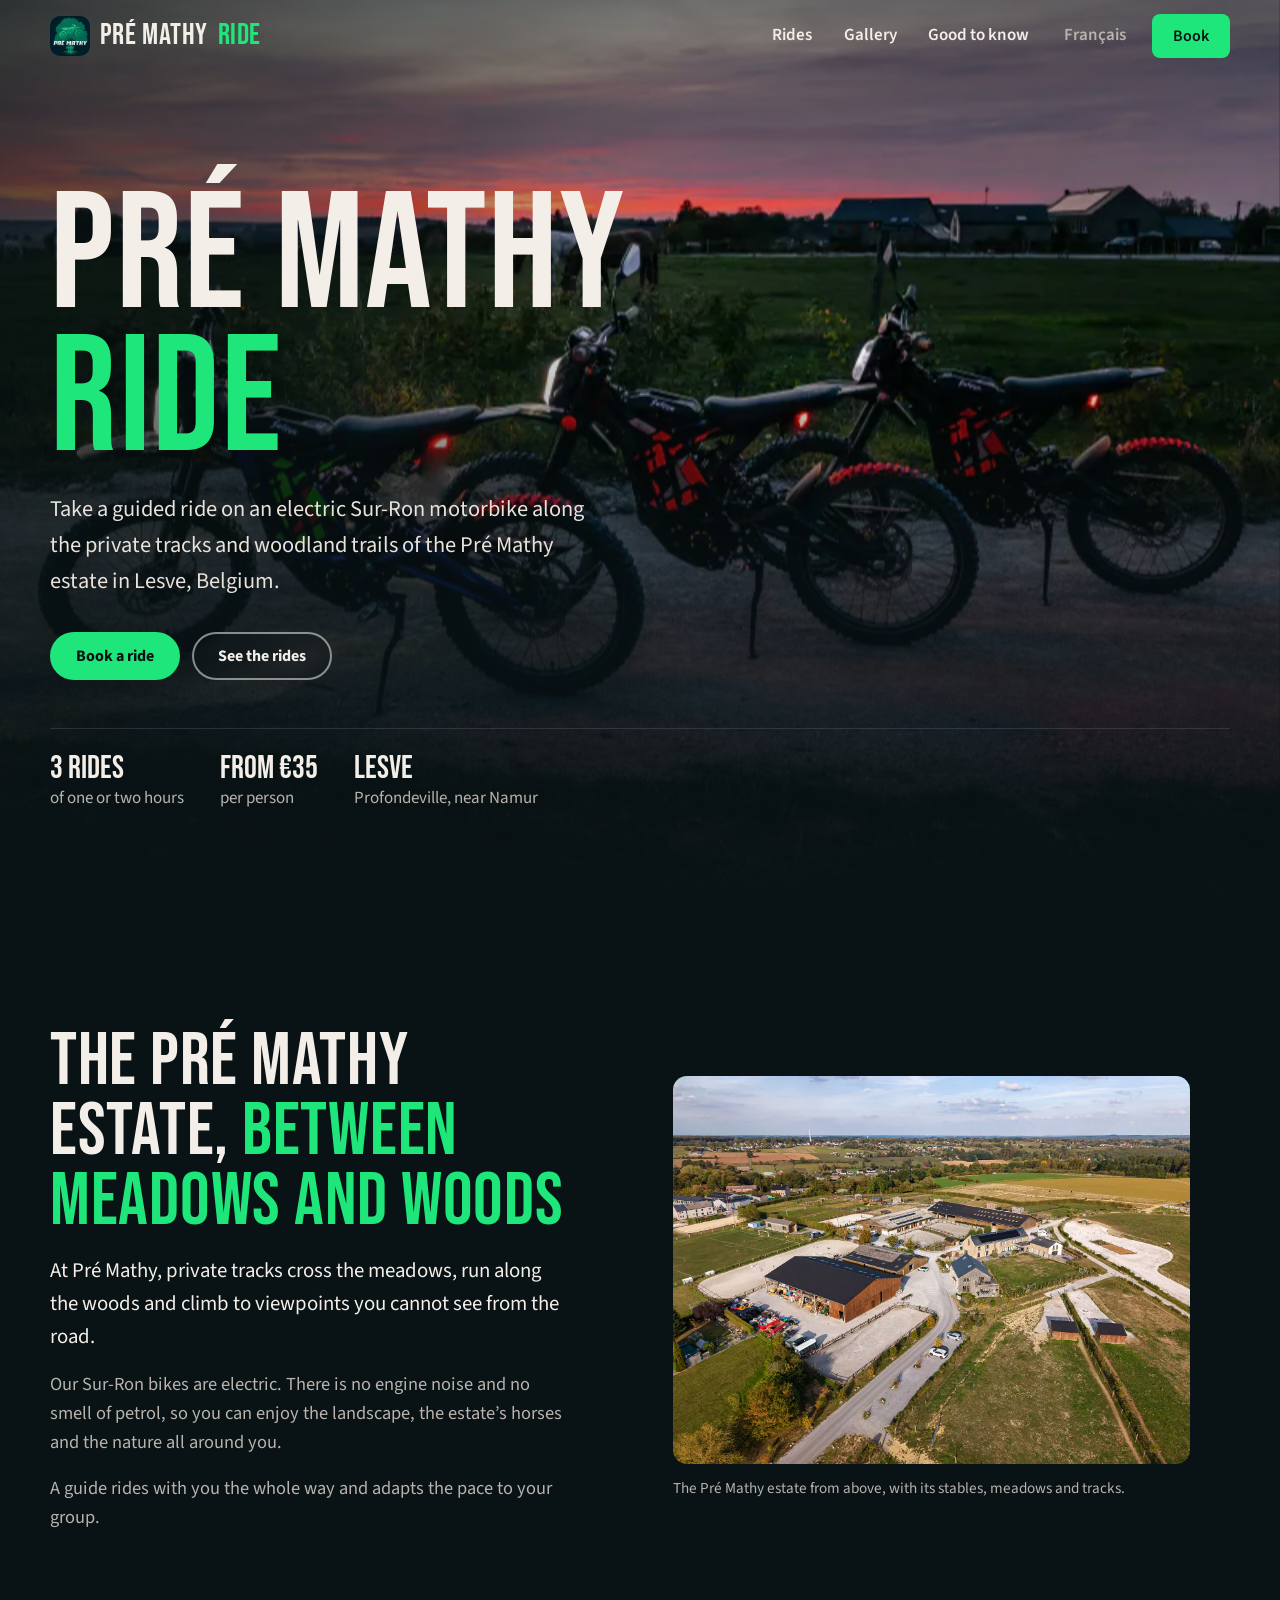
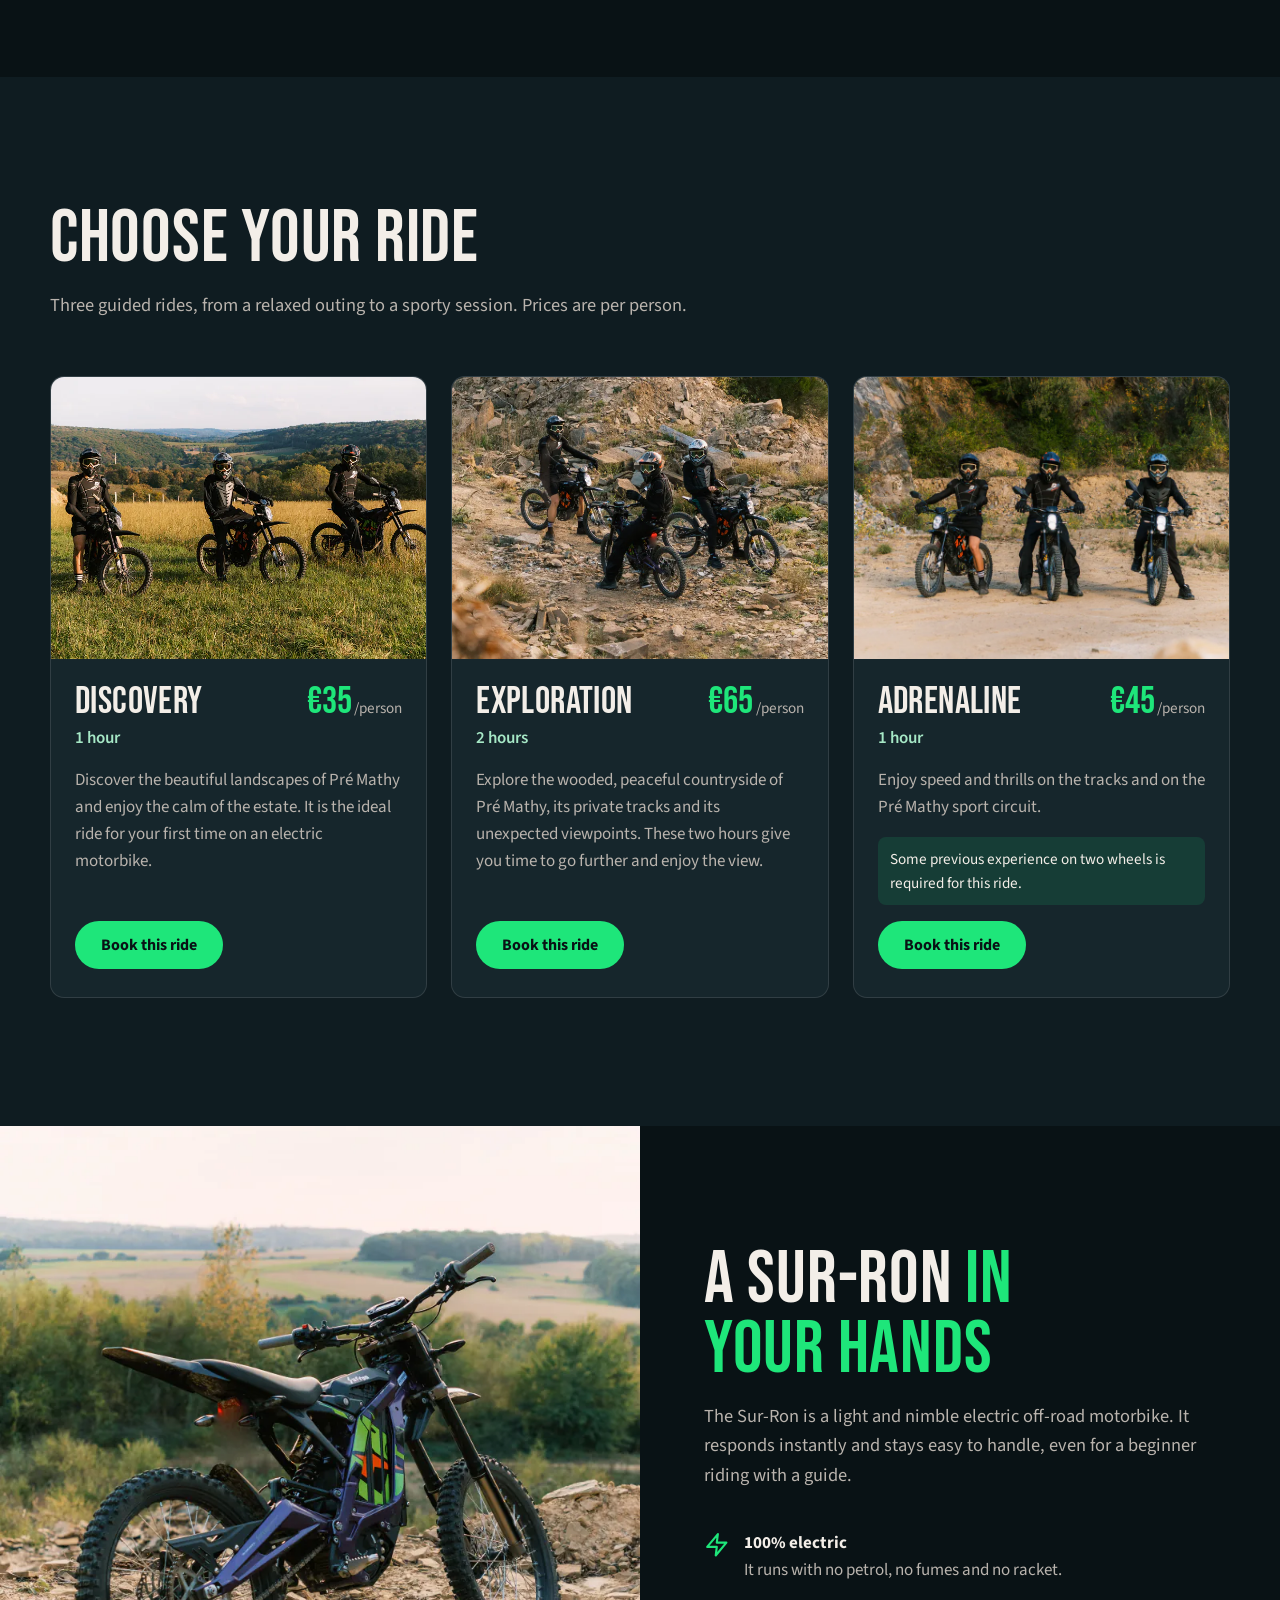
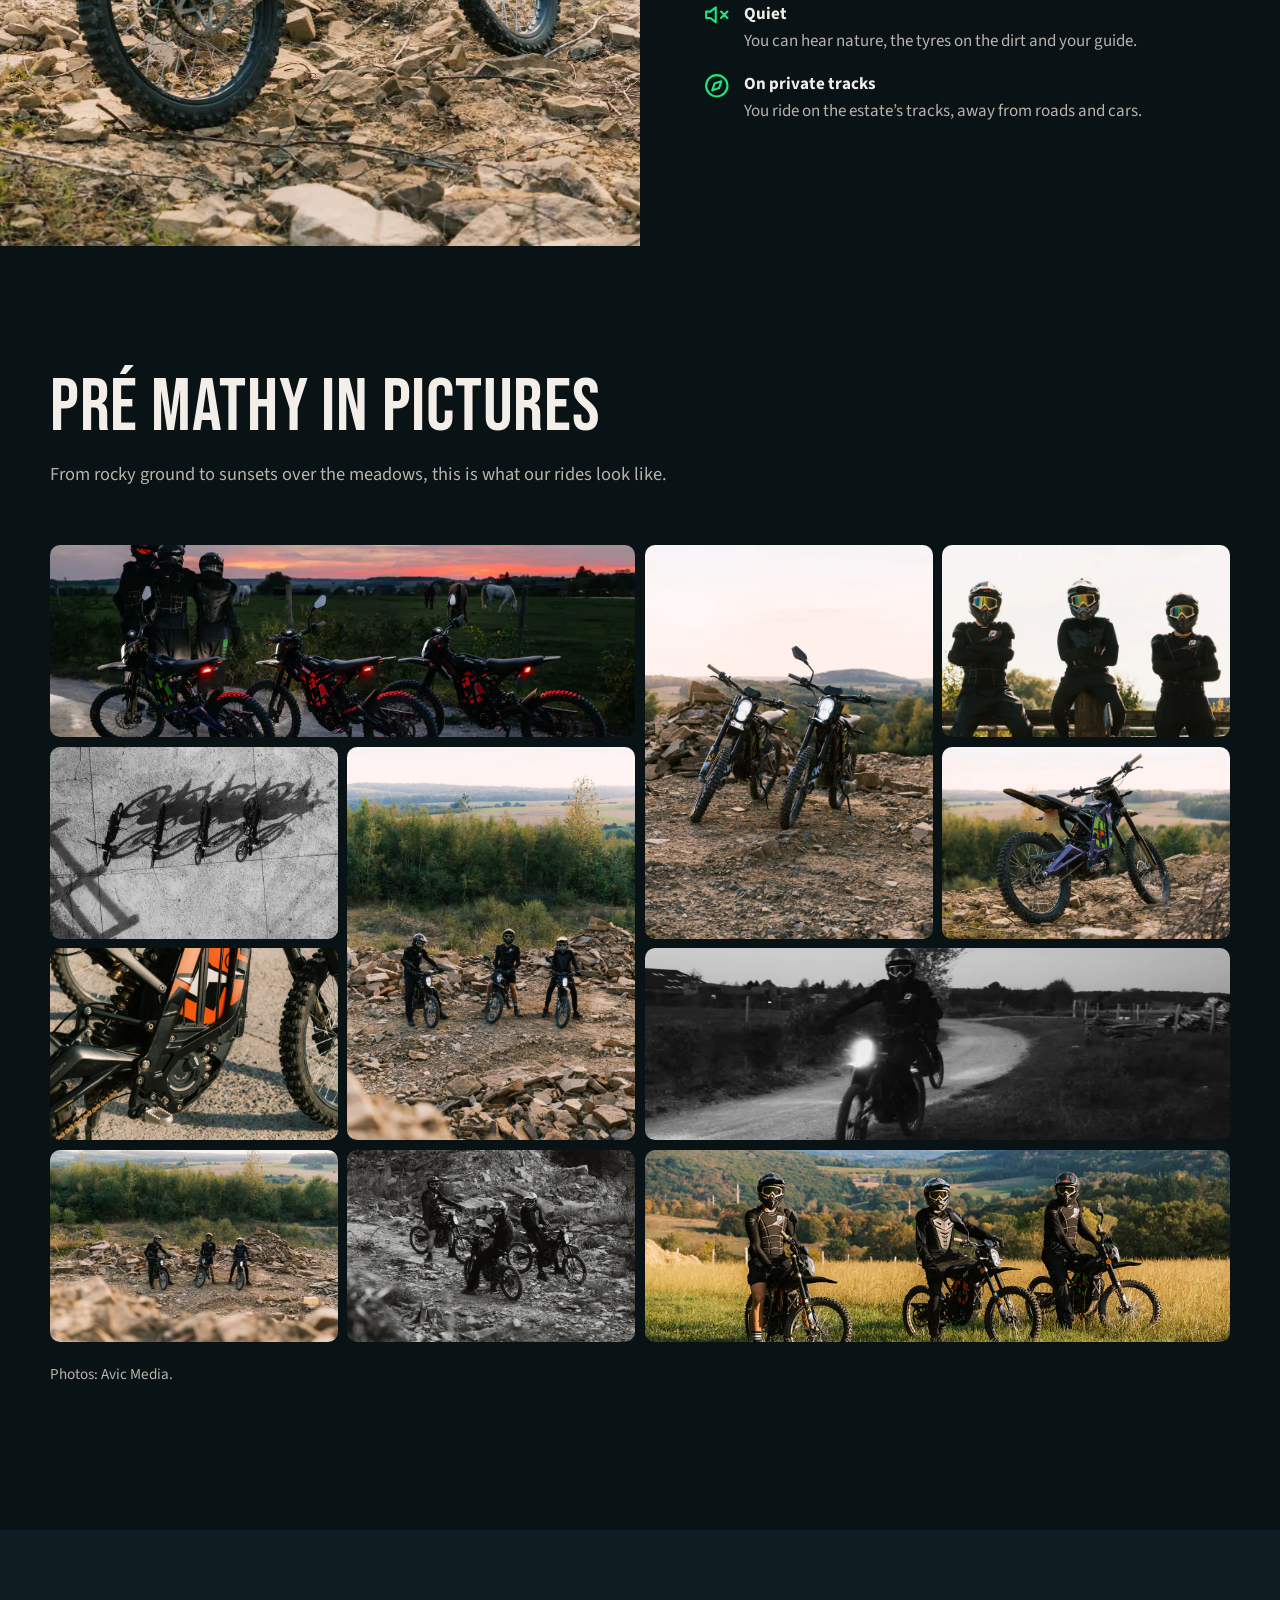
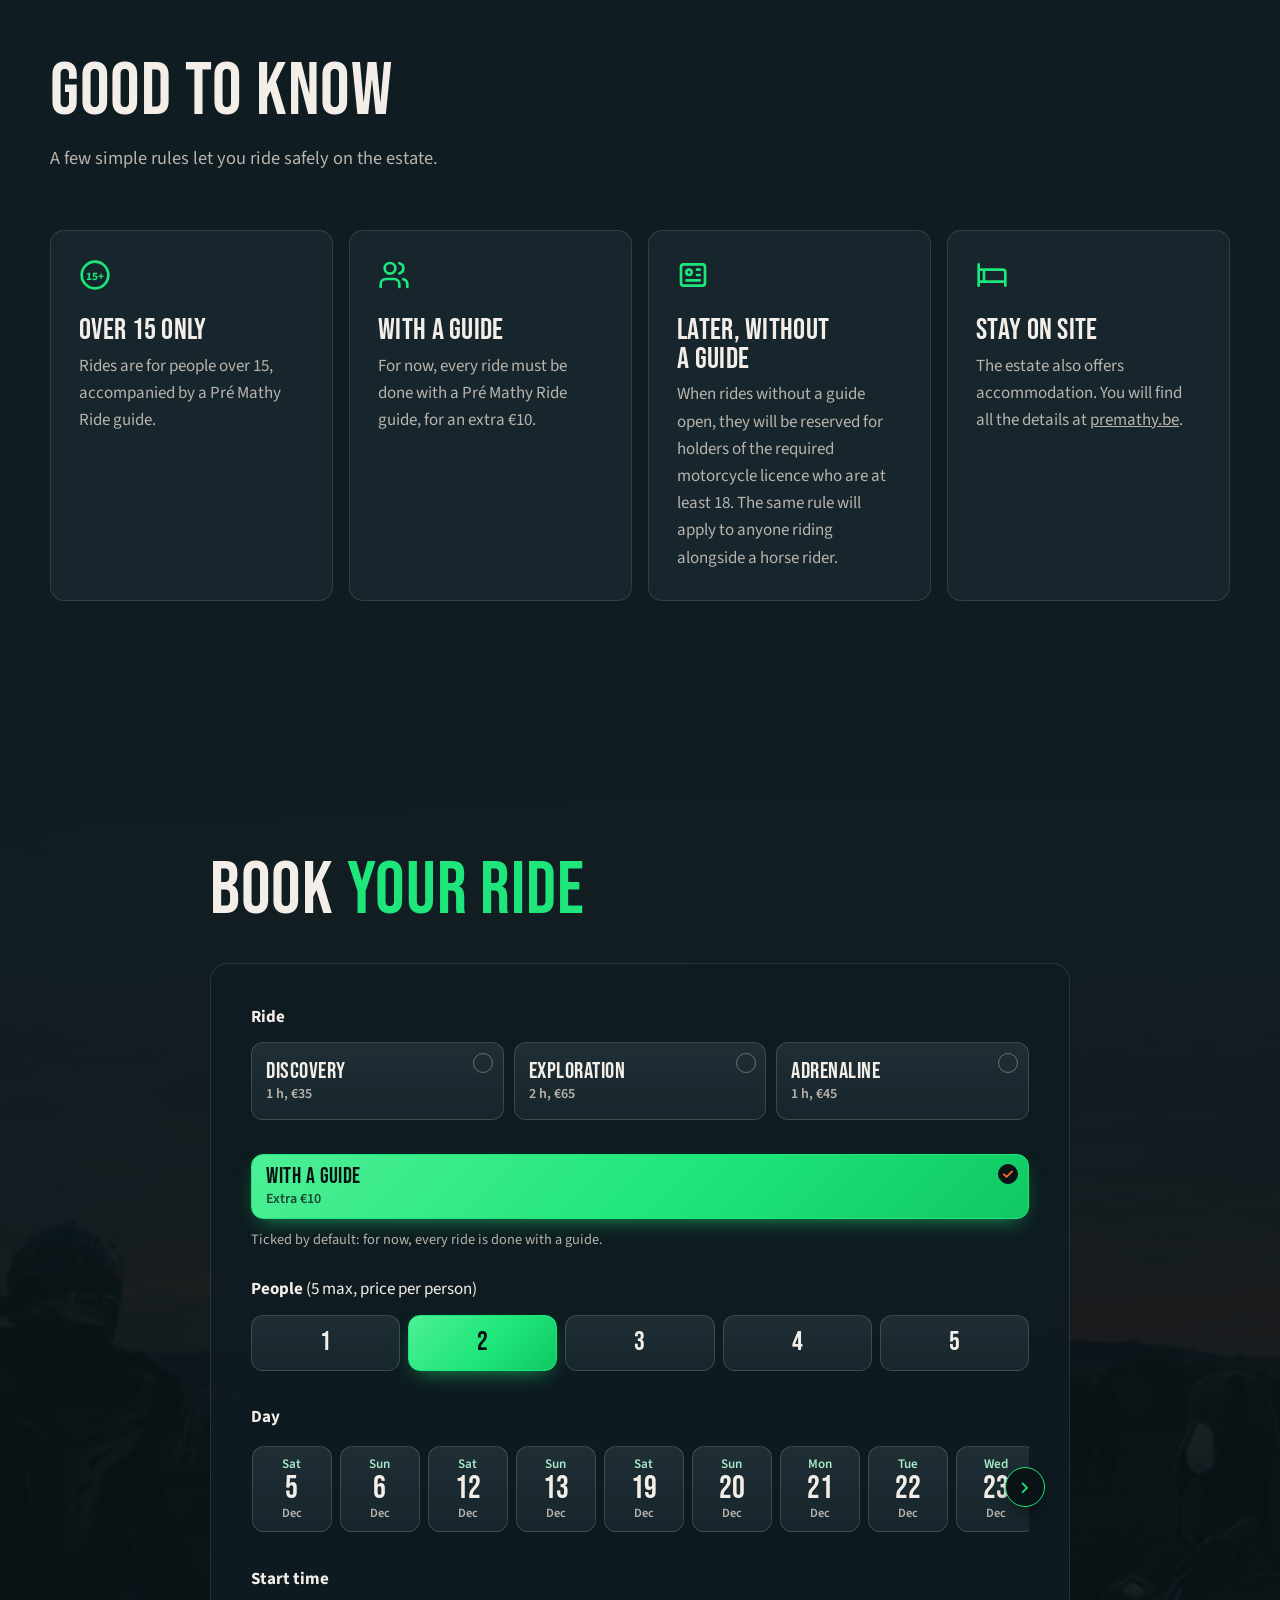
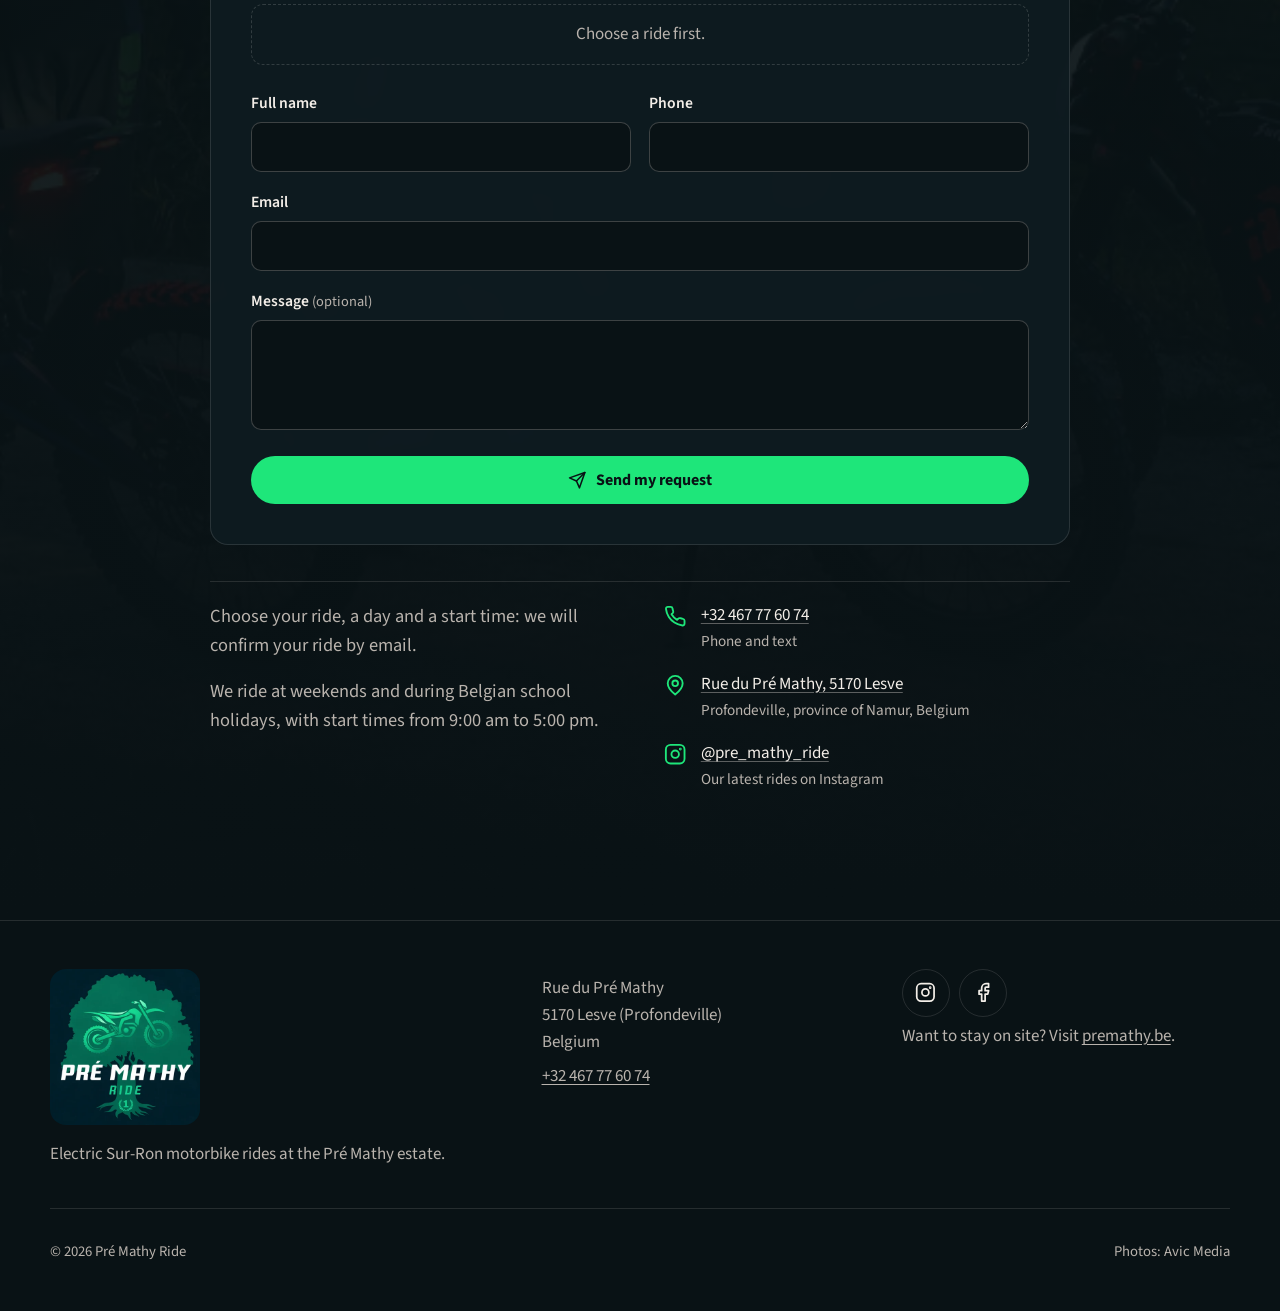
<file: en/index.html>
<!doctype html>
<html lang="en">
<head>
  <meta charset="utf-8">
  <meta name="viewport" content="width=device-width, initial-scale=1">
  <title>Pré Mathy Ride: electric motorbike rides in Lesve</title>
  <meta name="description" content="Guided electric Sur-Ron rides through the meadows and woods of Pré Mathy, in Lesve near Namur, Belgium. Three rides from €35 per person.">
  <link rel="canonical" href="https://www.mathyridee.net/en/">
  <link rel="alternate" hreflang="fr" href="https://www.mathyridee.net/">
  <link rel="alternate" hreflang="en" href="https://www.mathyridee.net/en/">
  <meta name="google-site-verification" content="w-WTfNZ0YCfWp0Pj-xhRHiBGL0fFM_kO8fwPJ6HshD8">
  <meta name="theme-color" content="#091215">
  <meta property="og:type" content="website">
  <meta property="og:locale" content="en_GB">
  <meta property="og:site_name" content="Pré Mathy Ride">
  <meta property="og:title" content="Pré Mathy Ride: electric motorbike rides in Lesve">
  <meta property="og:description" content="Guided electric Sur-Ron rides through the meadows and woods of Pré Mathy, in Lesve near Namur, Belgium. Three rides from €35 per person.">
  <meta property="og:url" content="https://www.mathyridee.net/en/">
  <meta property="og:image" content="https://www.mathyridee.net/img/og.jpg">
  <link rel="icon" href="/favicon.ico" sizes="16x16 32x32 48x48">
  <link rel="icon" href="/favicon-48.png" sizes="48x48" type="image/png">
  <link rel="icon" href="/favicon-96.png" sizes="96x96" type="image/png">
  <link rel="icon" href="/favicon-144.png" sizes="144x144" type="image/png">
  <link rel="icon" href="/icon-192.png" sizes="192x192" type="image/png">
  <link rel="apple-touch-icon" href="/apple-touch-icon.png">
  <link rel="preload" href="/fonts/bebas-neue.woff2" as="font" type="font/woff2" crossorigin>
  <link rel="preload" href="/fonts/source-sans-3.woff2" as="font" type="font/woff2" crossorigin>
  <link rel="preload" as="image" type="image/webp" media="(orientation: portrait)" imagesrcset="/img/pmr-45-800.webp 800w, /img/pmr-45-1200.webp 1200w, /img/pmr-45-1600.webp 1600w, /img/pmr-45-2400.webp 2400w" imagesizes="100vw" fetchpriority="high">
  <link rel="preload" as="image" type="image/webp" media="(orientation: landscape)" imagesrcset="/img/pmr-48-800.webp 800w, /img/pmr-48-1200.webp 1200w, /img/pmr-48-1600.webp 1600w, /img/pmr-48-2400.webp 2400w" imagesizes="100vw" fetchpriority="high">
  <link rel="stylesheet" href="/styles.css">
  <script type="application/ld+json">
  {
    "@context": "https://schema.org",
    "@graph": [
      { "@type": "WebSite", "@id": "https://www.mathyridee.net/#website", "name": "Pré Mathy Ride", "alternateName": ["Pré Mathy", "mathyridee.net"], "url": "https://www.mathyridee.net/", "inLanguage": "en" },
      { "@type": "Organization", "@id": "https://www.mathyridee.net/#organization", "name": "Pré Mathy Ride", "url": "https://www.mathyridee.net/", "logo": "https://www.mathyridee.net/icon-512.png" }
    ]
  }
  </script>
  <script type="application/ld+json">
  {
    "@context": "https://schema.org",
    "@type": "TouristAttraction",
    "name": "Pré Mathy Ride",
    "description": "Guided electric Sur-Ron motorbike rides at the Pré Mathy estate.",
    "url": "https://www.mathyridee.net/en/",
    "telephone": "+32467776074",
    "image": "https://www.mathyridee.net/img/og.jpg",
    "address": {
      "@type": "PostalAddress",
      "streetAddress": "Rue du Pré Mathy",
      "addressLocality": "Lesve",
      "postalCode": "5170",
      "addressRegion": "Namur",
      "addressCountry": "BE"
    },
    "sameAs": ["https://www.instagram.com/pre_mathy_ride/", "https://www.facebook.com/profile.php?id=61573303986763"]
  }
  </script>
</head>
<body>
  <a class="skip" href="#contenu">Skip to content</a>

  <header class="header" id="header">
    <div class="wrap header-inner">
      <a class="brand" href="#top" aria-label="Pré Mathy Ride, back to top"><img class="brand-logo" src="/img/logo-icon.webp" width="40" height="40" alt="">Pré Mathy <span>Ride</span></a>
      <button class="menu-toggle" type="button" aria-expanded="false" aria-controls="nav" aria-label="Open menu">
        <svg viewBox="0 0 24 24" fill="none" stroke="currentColor" stroke-width="2" stroke-linecap="round" aria-hidden="true"><path d="M4 7h16M4 12h16M4 17h16"/></svg>
      </button>
      <nav class="nav" id="nav" aria-label="Main navigation">
        <a href="#formules">Rides</a>
        <a href="#galerie">Gallery</a>
        <a href="#infos">Good to know</a>
        <a class="lang" href="/" hreflang="fr" lang="fr">Français</a>
        <a class="btn btn-primary" href="#reserver">Book</a>
      </nav>
    </div>
  </header>

  <main id="contenu">
    <section class="hero" id="top">
      <picture>
        <source media="(orientation: portrait)" srcset="/img/pmr-45-800.webp 800w, /img/pmr-45-1200.webp 1200w, /img/pmr-45-1600.webp 1600w, /img/pmr-45-2400.webp 2400w" sizes="100vw">
        <img src="/img/pmr-48-1600.webp" srcset="/img/pmr-48-800.webp 800w, /img/pmr-48-1200.webp 1200w, /img/pmr-48-1600.webp 1600w, /img/pmr-48-2400.webp 2400w" sizes="100vw" width="1600" height="1067" alt="Three electric Sur-Ron bikes with their lights on, on a Pré Mathy track at sunset, with their riders and horses in the meadow" fetchpriority="high">
      </picture>
      <div class="wrap hero-content">
        <h1>Pré Mathy <span>Ride</span></h1>
        <p class="hero-lead">Take a guided ride on an electric Sur-Ron motorbike along the private tracks and woodland trails of the Pré Mathy estate in Lesve, Belgium.</p>
        <div class="hero-actions">
          <a class="btn btn-primary" href="#reserver">Book a ride</a>
          <a class="btn btn-ghost" href="#formules">See the rides</a>
        </div>
        <div class="hero-facts">
          <p><strong>3 rides</strong>of one or two hours</p>
          <p><strong>From €35</strong>per person</p>
          <p><strong>Lesve</strong>Profondeville, near Namur</p>
        </div>
      </div>
    </section>

    <section class="section" aria-labelledby="domaine-titre">
      <div class="wrap domain">
        <div class="domain-text reveal">
          <h2 id="domaine-titre">The Pré Mathy estate, <span class="accent">between meadows and woods</span></h2>
          <p>At Pré Mathy, private tracks cross the meadows, run along the woods and climb to viewpoints you cannot see from the road.</p>
          <p>Our Sur-Ron bikes are electric. There is no engine noise and no smell of petrol, so you can enjoy the landscape, the estate’s horses and the nature all around you.</p>
          <p>A guide rides with you the whole way and adapts the pace to your group.</p>
        </div>
        <figure class="domain-photo reveal reveal-delay-1">
          <img src="/img/pmr-19-1600.webp" srcset="/img/pmr-19-800.webp 800w, /img/pmr-19-1200.webp 1200w, /img/pmr-19-1600.webp 1600w, /img/pmr-19-2400.webp 2400w" sizes="(min-width: 900px) 600px, 100vw" width="1600" height="1200" loading="lazy" alt="Aerial view of the Pré Mathy estate with its stables, meadows and dirt tracks">
          <figcaption>The Pré Mathy estate from above, with its stables, meadows and tracks.</figcaption>
        </figure>
      </div>
    </section>

    <section class="section rides" id="formules" aria-labelledby="formules-titre">
      <div class="wrap">
        <div class="section-head reveal">
          <h2 id="formules-titre">Choose your ride</h2>
          <p>Three guided rides, from a relaxed outing to a sporty session. Prices are per person.</p>
        </div>
        <div class="ride-grid">
          <article class="ride reveal">
            <div class="ride-photo">
              <img src="/img/pmr-21-800.webp" srcset="/img/pmr-21-800.webp 800w, /img/pmr-21-1200.webp 1200w, /img/pmr-21-1600.webp 1600w, /img/pmr-21-2400.webp 2400w" sizes="(min-width: 900px) 380px, 100vw" width="800" height="533" loading="lazy" alt="Three riders on Sur-Ron bikes in a golden field, with the valley and woods behind them">
            </div>
            <div class="ride-body">
              <div class="ride-meta"><h3>Discovery</h3><p class="ride-price">€35<small>/person</small></p></div>
              <p class="ride-duration">1 hour</p>
              <p>Discover the beautiful landscapes of Pré Mathy and enjoy the calm of the estate. It is the ideal ride for your first time on an electric motorbike.</p>
              <a class="btn btn-primary" href="#reserver" data-ride="decouverte">Book this ride</a>
            </div>
          </article>
          <article class="ride reveal reveal-delay-1">
            <div class="ride-photo">
              <img src="/img/pmr-36-800.webp" srcset="/img/pmr-36-800.webp 800w, /img/pmr-36-1200.webp 1200w, /img/pmr-36-1600.webp 1600w, /img/pmr-36-2400.webp 2400w" sizes="(min-width: 900px) 380px, 100vw" width="800" height="533" loading="lazy" alt="Riders on Sur-Ron bikes on a stony trail lined with greenery">
            </div>
            <div class="ride-body">
              <div class="ride-meta"><h3>Exploration</h3><p class="ride-price">€65<small>/person</small></p></div>
              <p class="ride-duration">2 hours</p>
              <p>Explore the wooded, peaceful countryside of Pré Mathy, its private tracks and its unexpected viewpoints. These two hours give you time to go further and enjoy the view.</p>
              <a class="btn btn-primary" href="#reserver" data-ride="exploration">Book this ride</a>
            </div>
          </article>
          <article class="ride reveal reveal-delay-2">
            <div class="ride-photo">
              <img src="/img/pmr-26-800.webp" srcset="/img/pmr-26-800.webp 800w, /img/pmr-26-1200.webp 1200w, /img/pmr-26-1600.webp 1600w, /img/pmr-26-2400.webp 2400w" sizes="(min-width: 900px) 380px, 100vw" width="800" height="1200" loading="lazy" alt="Three helmeted riders on their Sur-Ron bikes, in front of a rock face">
            </div>
            <div class="ride-body">
              <div class="ride-meta"><h3>Adrenaline</h3><p class="ride-price">€45<small>/person</small></p></div>
              <p class="ride-duration">1 hour</p>
              <p>Enjoy speed and thrills on the tracks and on the Pré Mathy sport circuit.</p>
              <p class="ride-note">Some previous experience on two wheels is required for this ride.</p>
              <a class="btn btn-primary" href="#reserver" data-ride="adrenaline">Book this ride</a>
            </div>
          </article>
        </div>
      </div>
    </section>

    <section class="machine" aria-labelledby="machine-titre">
      <div class="machine-photo">
        <img src="/img/pmr-34-1600.webp" srcset="/img/pmr-34-800.webp 800w, /img/pmr-34-1200.webp 1200w, /img/pmr-34-1600.webp 1600w, /img/pmr-34-2400.webp 2400w" sizes="(min-width: 900px) 50vw, 100vw" width="1600" height="2400" loading="lazy" alt="An electric Sur-Ron standing on rocks, facing the countryside">
      </div>
      <div class="machine-text reveal">
        <h2 id="machine-titre">A Sur-Ron <span class="accent">in your hands</span></h2>
        <p>The Sur-Ron is a light and nimble electric off-road motorbike. It responds instantly and stays easy to handle, even for a beginner riding with a guide.</p>
        <ul class="machine-list">
          <li>
            <svg viewBox="0 0 24 24" fill="none" stroke="currentColor" stroke-width="2" stroke-linecap="round" stroke-linejoin="round" aria-hidden="true"><path d="M13 2 3 14h9l-1 8 10-12h-9l1-8z"/></svg>
            <div><strong>100% electric</strong><span>It runs with no petrol, no fumes and no racket.</span></div>
          </li>
          <li>
            <svg viewBox="0 0 24 24" fill="none" stroke="currentColor" stroke-width="2" stroke-linecap="round" stroke-linejoin="round" aria-hidden="true"><path d="M11 5 6 9H2v6h4l5 4V5z"/><path d="m22 9-6 6M16 9l6 6"/></svg>
            <div><strong>Quiet</strong><span>You can hear nature, the tyres on the dirt and your guide.</span></div>
          </li>
          <li>
            <svg viewBox="0 0 24 24" fill="none" stroke="currentColor" stroke-width="2" stroke-linecap="round" stroke-linejoin="round" aria-hidden="true"><circle cx="12" cy="12" r="10"/><path d="m16.24 7.76-2.12 6.36-6.36 2.12 2.12-6.36 6.36-2.12z"/></svg>
            <div><strong>On private tracks</strong><span>You ride on the estate’s tracks, away from roads and cars.</span></div>
          </li>
        </ul>
      </div>
    </section>

    <section class="section" id="galerie" aria-labelledby="galerie-titre">
      <div class="wrap">
        <div class="section-head reveal">
          <h2 id="galerie-titre">Pré Mathy in pictures</h2>
          <p>From rocky ground to sunsets over the meadows, this is what our rides look like.</p>
        </div>
        <div class="gallery-grid" id="gallery">
          <button class="wide" type="button" data-full="/img/pmr-50-2400.webp"><img src="/img/pmr-50-800.webp" width="800" height="533" loading="lazy" alt="Riders and Sur-Ron bikes together on a track at sunset"></button>
          <button class="tall" type="button" data-full="/img/pmr-29-2400.webp"><img src="/img/pmr-29-800.webp" width="800" height="1200" loading="lazy" alt="Two Sur-Ron bikes with headlights on, on a pile of stones in front of wooded hills"></button>
          <button type="button" data-full="/img/pmr-13-2400.webp"><img src="/img/pmr-13-800.webp" width="800" height="450" loading="lazy" alt="Three helmeted riders with arms crossed in front of the trees"></button>
          <button type="button" data-full="/img/pmr-18-2400.webp"><img src="/img/pmr-18-800.webp" width="800" height="600" loading="lazy" alt="Shadows of bikes and riders cast on the gravel, in black and white"></button>
          <button class="tall" type="button" data-full="/img/pmr-42-2400.webp"><img src="/img/pmr-42-800.webp" width="800" height="1200" loading="lazy" alt="Three riders and their Sur-Ron bikes on rocky ground under a clear sky"></button>
          <button type="button" data-full="/img/pmr-35-2400.webp"><img src="/img/pmr-35-800.webp" width="800" height="533" loading="lazy" alt="A Sur-Ron on the rocks, facing the fields and woods"></button>
          <button type="button" data-full="/img/pmr-08-2400.webp"><img src="/img/pmr-08-800.webp" width="800" height="599" loading="lazy" alt="Close-up of a Sur-Ron: wheel, suspension and orange bodywork"></button>
          <button class="wide" type="button" data-full="/img/pmr-51-2400.webp"><img src="/img/pmr-51-800.webp" width="800" height="533" loading="lazy" alt="A rider with the headlight on, on a track at dusk, in black and white"></button>
          <button type="button" data-full="/img/pmr-41-2400.webp"><img src="/img/pmr-41-800.webp" width="800" height="533" loading="lazy" alt="Three riders lined up on their bikes in the middle of stony ground"></button>
          <button type="button" data-full="/img/pmr-37-2400.webp"><img src="/img/pmr-37-800.webp" width="800" height="533" loading="lazy" alt="Riders on Sur-Ron bikes on a rocky trail, in black and white"></button>
          <button class="wide" type="button" data-full="/img/pmr-20-2400.webp"><img src="/img/pmr-20-800.webp" width="800" height="533" loading="lazy" alt="Three riders on their Sur-Ron bikes in a field, with the valley behind them"></button>
        </div>
        <p class="gallery-credit">Photos: Avic Media.</p>
      </div>
    </section>

    <section class="section infos" id="infos" aria-labelledby="infos-titre">
      <div class="wrap">
        <div class="section-head reveal">
          <h2 id="infos-titre">Good to know</h2>
          <p>A few simple rules let you ride safely on the estate.</p>
        </div>
        <div class="info-grid">
          <div class="info reveal">
            <svg viewBox="0 0 24 24" fill="none" stroke="currentColor" stroke-width="2" stroke-linecap="round" stroke-linejoin="round" aria-hidden="true"><circle cx="12" cy="12" r="10"/><text x="12" y="15.4" text-anchor="middle" font-size="8.6" font-weight="700" fill="currentColor" stroke="none" font-family="'Source Sans 3', sans-serif">15+</text></svg>
            <h3>Over 15 only</h3>
            <p>Rides are for people over 15, accompanied by a Pré Mathy Ride guide.</p>
          </div>
          <div class="info reveal reveal-delay-1">
            <svg viewBox="0 0 24 24" fill="none" stroke="currentColor" stroke-width="2" stroke-linecap="round" stroke-linejoin="round" aria-hidden="true"><path d="M16 21v-2a4 4 0 0 0-4-4H6a4 4 0 0 0-4 4v2"/><circle cx="9" cy="7" r="4"/><path d="M22 21v-2a4 4 0 0 0-3-3.87M16 3.13a4 4 0 0 1 0 7.75"/></svg>
            <h3>With a guide</h3>
            <p>For now, every ride must be done with a Pré Mathy Ride guide, for an extra €10.</p>
          </div>
          <div class="info reveal reveal-delay-2">
            <svg viewBox="0 0 24 24" fill="none" stroke="currentColor" stroke-width="2" stroke-linecap="round" stroke-linejoin="round" aria-hidden="true"><rect x="3" y="4" width="18" height="16" rx="2"/><circle cx="9" cy="10" r="2"/><path d="M15 8h2M15 12h2M7 16h10"/></svg>
            <h3>Later, without a guide</h3>
            <p>When rides without a guide open, they will be reserved for holders of the required motorcycle licence who are at least 18. The same rule will apply to anyone riding alongside a horse rider.</p>
          </div>
          <div class="info reveal">
            <svg viewBox="0 0 24 24" fill="none" stroke="currentColor" stroke-width="2" stroke-linecap="round" stroke-linejoin="round" aria-hidden="true"><path d="M2 4v16M2 8h18a2 2 0 0 1 2 2v10M2 17h20M6 8v9"/></svg>
            <h3>Stay on site</h3>
            <p>The estate also offers accommodation. You will find all the details at <a href="https://www.premathy.be/" target="_blank" rel="noopener">premathy.be</a>.</p>
          </div>
        </div>
      </div>
    </section>

    <section class="section booking" id="reserver" aria-labelledby="reserver-titre">
      <div class="booking-bg" aria-hidden="true"><img src="/img/pmr-49-1200.webp" srcset="/img/pmr-49-800.webp 800w, /img/pmr-49-1200.webp 1200w" sizes="100vw" width="1600" height="1067" loading="lazy" alt=""></div>
      <div class="wrap booking-grid">
        <div class="booking-head">
          <h2 id="reserver-titre">Book <span class="accent">your ride</span></h2>
        </div>
        <form class="form reveal" id="booking-form" novalidate>
          <div class="form-main" id="form-main">
            <input type="hidden" id="ride" name="ride">
            <input type="hidden" id="people" name="people" value="2">

            <div class="pick">
              <p class="pick-label" id="lbl-ride">Ride</p>
              <div class="ride-picks" id="ride-picks" role="group" aria-labelledby="lbl-ride">
                <button type="button" class="tile ride-tile" data-value="decouverte" aria-pressed="false"><span class="tick" aria-hidden="true"></span><span class="tile-main">Discovery</span><span class="tile-sub">1 h, €35</span></button>
                <button type="button" class="tile ride-tile" data-value="exploration" aria-pressed="false"><span class="tick" aria-hidden="true"></span><span class="tile-main">Exploration</span><span class="tile-sub">2 h, €65</span></button>
                <button type="button" class="tile ride-tile" data-value="adrenaline" aria-pressed="false"><span class="tick" aria-hidden="true"></span><span class="tile-main">Adrenaline</span><span class="tile-sub">1 h, €45</span></button>
              </div>
              <p class="error" id="ride-error"></p>
            </div>

            <div class="pick">
              <input type="hidden" id="guide" name="guide" value="1">
              <button type="button" class="tile guide-tile" id="guide-tile" aria-pressed="true" aria-disabled="true" aria-describedby="guide-note">
                <span class="tick" aria-hidden="true"></span>
                <span class="tile-main">With a guide</span>
                <span class="tile-sub">Extra €10</span>
              </button>
              <p class="guide-note" id="guide-note">Ticked by default: for now, every ride is done with a guide.</p>
            </div>

            <div class="pick">
              <p class="pick-label" id="lbl-people">People <span class="hint">(5 max, price per person)</span></p>
              <div class="people-picks" id="people-picks" role="group" aria-labelledby="lbl-people">
                <button type="button" class="tile num-tile" data-value="1" aria-pressed="false">1</button>
                <button type="button" class="tile num-tile" data-value="2" aria-pressed="true">2</button>
                <button type="button" class="tile num-tile" data-value="3" aria-pressed="false">3</button>
                <button type="button" class="tile num-tile" data-value="4" aria-pressed="false">4</button>
                <button type="button" class="tile num-tile" data-value="5" aria-pressed="false">5</button>
              </div>
              <p class="error" id="people-error"></p>
            </div>

            <div class="pick" id="planner">
              <input type="hidden" id="date" name="date">
              <input type="hidden" id="time" name="time">
              <p class="pick-label" id="lbl-day">Day</p>
              <div class="day-strip">
                <button type="button" class="strip-nav prev" id="days-prev" aria-label="Earlier days"><svg viewBox="0 0 24 24" fill="none" stroke="currentColor" stroke-width="2.4" stroke-linecap="round" stroke-linejoin="round" aria-hidden="true"><path d="m15 18-6-6 6-6"/></svg></button>
                <div class="day-scroll" id="day-grid" role="group" aria-labelledby="lbl-day"></div>
                <button type="button" class="strip-nav next" id="days-next" aria-label="Later days"><svg viewBox="0 0 24 24" fill="none" stroke="currentColor" stroke-width="2.4" stroke-linecap="round" stroke-linejoin="round" aria-hidden="true"><path d="m9 18 6-6-6-6"/></svg></button>
              </div>
              <p class="pick-label" id="lbl-time">Start time</p>
              <div class="time-grid" id="time-grid" role="group" aria-labelledby="lbl-time"></div>
            </div>
            <p class="planner-status" id="planner-status" aria-live="polite"></p>
            <p class="error" id="when-error"></p>

            <div class="fields">
              <div class="field">
                <label for="name">Full name</label>
                <input id="name" name="name" type="text" autocomplete="name" required aria-describedby="name-error">
                <p class="error" id="name-error"></p>
              </div>
              <div class="field">
                <label for="phone">Phone</label>
                <input id="phone" name="phone" type="tel" autocomplete="tel" inputmode="tel" required aria-describedby="phone-error">
                <p class="error" id="phone-error"></p>
              </div>
              <div class="field full">
                <label for="email">Email</label>
                <input id="email" name="email" type="email" autocomplete="email" required aria-describedby="email-error">
                <p class="error" id="email-error"></p>
              </div>
              <div class="field full">
                <label for="message">Message <span class="hint">(optional)</span></label>
                <textarea id="message" name="message" rows="3"></textarea>
              </div>
              <div class="hp" aria-hidden="true">
                <label for="website">Leave empty</label>
                <input id="website" name="website" type="text" tabindex="-1" autocomplete="off">
              </div>
            </div>
            <div class="form-summary" role="alert" id="form-summary"></div>
            <div class="form-actions">
              <button class="btn btn-primary" type="submit" id="submit-btn">
                <svg viewBox="0 0 24 24" fill="none" stroke="currentColor" stroke-width="2" stroke-linecap="round" stroke-linejoin="round" aria-hidden="true"><path d="m22 2-7 20-4-9-9-4z"/><path d="M22 2 11 13"/></svg>
                <span>Send my request</span>
              </button>
            </div>
          </div>
          <div class="form-done" id="form-done" hidden tabindex="-1">
            <svg viewBox="0 0 24 24" fill="none" stroke="currentColor" stroke-width="2" stroke-linecap="round" stroke-linejoin="round" aria-hidden="true"><path d="M22 11.08V12a10 10 0 1 1-5.93-9.14"/><path d="m22 4-10 10.01-3-3"/></svg>
            <h3>Request sent!</h3>
            <p id="done-text"></p>
            <p>We will confirm your ride by email very soon.</p>
            <button class="btn btn-ghost" type="button" id="new-request">New request</button>
          </div>
        </form>

        <div class="booking-intro reveal">
          <p>Choose your ride, a day and a start time: we will confirm your ride by email.</p>
          <p>We ride at weekends and during Belgian school holidays, with start times from 9:00 am to 5:00 pm.</p>
          <ul class="contact-list">
            <li>
              <svg viewBox="0 0 24 24" fill="none" stroke="currentColor" stroke-width="2" stroke-linecap="round" stroke-linejoin="round" aria-hidden="true"><path d="M22 16.92v3a2 2 0 0 1-2.18 2 19.8 19.8 0 0 1-8.63-3.07 19.5 19.5 0 0 1-6-6A19.8 19.8 0 0 1 2.12 4.18 2 2 0 0 1 4.11 2h3a2 2 0 0 1 2 1.72c.13.96.36 1.9.7 2.81a2 2 0 0 1-.45 2.11L8.09 9.91a16 16 0 0 0 6 6l1.27-1.27a2 2 0 0 1 2.11-.45c.9.34 1.85.57 2.81.7A2 2 0 0 1 22 16.92z"/></svg>
              <div><a href="tel:+32467776074">+32 467 77 60 74</a><small>Phone and text</small></div>
            </li>
            <li>
              <svg viewBox="0 0 24 24" fill="none" stroke="currentColor" stroke-width="2" stroke-linecap="round" stroke-linejoin="round" aria-hidden="true"><path d="M20 10c0 6-8 12-8 12s-8-6-8-12a8 8 0 0 1 16 0z"/><circle cx="12" cy="10" r="3"/></svg>
              <div><a href="https://maps.app.goo.gl/P4dVZrXSsiTsPpuCA" target="_blank" rel="noopener">Rue du Pré Mathy, 5170 Lesve</a><small>Profondeville, province of Namur, Belgium</small></div>
            </li>
            <li>
              <svg viewBox="0 0 24 24" fill="none" stroke="currentColor" stroke-width="2" stroke-linecap="round" stroke-linejoin="round" aria-hidden="true"><rect x="2" y="2" width="20" height="20" rx="5"/><circle cx="12" cy="12" r="4"/><circle cx="17.5" cy="6.5" r="0.5" fill="currentColor"/></svg>
              <div><a href="https://www.instagram.com/pre_mathy_ride/" target="_blank" rel="noopener">@pre_mathy_ride</a><small>Our latest rides on Instagram</small></div>
            </li>
          </ul>
        </div>

      </div>
    </section>
  </main>

  <footer class="footer">
    <div class="wrap">
      <div class="footer-inner">
        <div>
          <a class="footer-logo" href="#top"><img src="/img/logo.webp" width="440" height="460" alt="Pré Mathy Ride logo" loading="lazy"></a>
          <p>Electric Sur-Ron motorbike rides at the Pré Mathy estate.</p>
        </div>
        <div>
          <p>Rue du Pré Mathy<br>5170 Lesve (Profondeville)<br>Belgium</p>
          <p><a href="tel:+32467776074">+32 467 77 60 74</a></p>
        </div>
        <div>
          <div class="socials">
            <a href="https://www.instagram.com/pre_mathy_ride/" target="_blank" rel="noopener" aria-label="Pré Mathy Ride on Instagram">
              <svg viewBox="0 0 24 24" fill="none" stroke="currentColor" stroke-width="2" stroke-linecap="round" stroke-linejoin="round" aria-hidden="true"><rect x="2" y="2" width="20" height="20" rx="5"/><circle cx="12" cy="12" r="4"/><circle cx="17.5" cy="6.5" r="0.5" fill="currentColor"/></svg>
            </a>
            <a href="https://www.facebook.com/profile.php?id=61573303986763" target="_blank" rel="noopener" aria-label="Pré Mathy Ride on Facebook">
              <svg viewBox="0 0 24 24" fill="none" stroke="currentColor" stroke-width="2" stroke-linecap="round" stroke-linejoin="round" aria-hidden="true"><path d="M18 2h-3a5 5 0 0 0-5 5v3H7v4h3v8h4v-8h3l1-4h-4V7a1 1 0 0 1 1-1h3z"/></svg>
            </a>
          </div>
          <p>Want to stay on site? Visit <a href="https://www.premathy.be/" target="_blank" rel="noopener">premathy.be</a>.</p>
        </div>
      </div>
      <div class="footer-bottom">
        <p>© 2026 Pré Mathy Ride</p>
        <p>Photos: Avic Media</p>
      </div>
    </div>
  </footer>

  <div class="mobile-bar" id="mobile-bar">
    <a class="btn btn-ghost" href="tel:+32467776074">Call</a>
    <a class="btn btn-primary" href="#reserver">Book</a>
  </div>

  <dialog class="lightbox" id="lightbox" aria-label="Enlarged photo">
    <img alt="">
    <button class="lb-btn lb-close" type="button" aria-label="Close">
      <svg viewBox="0 0 24 24" fill="none" stroke="currentColor" stroke-width="2" stroke-linecap="round" aria-hidden="true"><path d="M18 6 6 18M6 6l12 12"/></svg>
    </button>
    <button class="lb-btn lb-prev" type="button" aria-label="Previous photo">
      <svg viewBox="0 0 24 24" fill="none" stroke="currentColor" stroke-width="2" stroke-linecap="round" stroke-linejoin="round" aria-hidden="true"><path d="m15 18-6-6 6-6"/></svg>
    </button>
    <button class="lb-btn lb-next" type="button" aria-label="Next photo">
      <svg viewBox="0 0 24 24" fill="none" stroke="currentColor" stroke-width="2" stroke-linecap="round" stroke-linejoin="round" aria-hidden="true"><path d="m9 18 6-6-6-6"/></svg>
    </button>
    <p class="lb-count" aria-live="polite"></p>
  </dialog>

  <script src="/script.js" defer></script>
</body>
</html>
</file>
<file: styles.css>
@font-face {
  font-family: "Bebas Neue";
  src: url("/fonts/bebas-neue.woff2") format("woff2");
  font-weight: 400;
  font-display: swap;
}
@font-face {
  font-family: "Source Sans 3";
  src: url("/fonts/source-sans-3.woff2") format("woff2");
  font-weight: 200 900;
  font-display: swap;
}

:root {
  --night: #091215;
  --night-2: #0f1c21;
  --night-3: #16262c;
  --line: rgba(243, 238, 232, 0.12);
  --text: #f3eee8;
  --text-soft: #b9b3ad;
  --accent: #1ee67a;
  --accent-hover: #5df29f;
  --dusk: #a6e8c6;
  --radius: 14px;
  --display: "Bebas Neue", "Arial Narrow", Impact, sans-serif;
  --body: "Source Sans 3", "Segoe UI", system-ui, sans-serif;
  --wrap: min(1180px, 100% - 2rem);
  --ease: cubic-bezier(0.22, 1, 0.36, 1);
}

*, *::before, *::after { box-sizing: border-box; }

html { scroll-behavior: smooth; scroll-padding-top: 5rem; overflow-x: hidden; overscroll-behavior-x: none; }

body {
  margin: 0;
  background: var(--night);
  color: var(--text);
  font-family: var(--body);
  font-size: 1.0625rem;
  line-height: 1.6;
  overflow-x: clip;
  overscroll-behavior-x: none;
  -webkit-font-smoothing: antialiased;
  text-rendering: optimizeLegibility;
}

[hidden] { display: none !important; }
img { display: block; max-width: 100%; height: auto; }
a { color: inherit; }
p { margin: 0 0 1rem; }

h1, h2, h3 {
  font-family: var(--display);
  font-weight: 400;
  line-height: 0.95;
  letter-spacing: 0.01em;
  margin: 0 0 1rem;
  text-wrap: balance;
}
h2 { font-size: clamp(2.6rem, 6vw, 4.6rem); }
h3 { font-size: clamp(1.9rem, 3vw, 2.4rem); }

.wrap { width: var(--wrap); margin-inline: auto; }

.skip {
  position: absolute; left: 1rem; top: -4rem; z-index: 100;
  background: var(--accent); color: var(--night); padding: 0.6rem 1rem; border-radius: 8px;
  font-weight: 700; text-decoration: none;
}
.skip:focus { top: 1rem; }

:focus-visible { outline: 3px solid var(--accent); outline-offset: 3px; border-radius: 6px; }

/* Boutons */
.btn {
  display: inline-flex; align-items: center; justify-content: center; gap: 0.55rem;
  min-height: 48px; padding: 0.8rem 1.5rem;
  border-radius: 999px; border: 2px solid transparent;
  font: 700 1rem/1 var(--body); text-decoration: none; cursor: pointer;
  transition: background-color 0.2s var(--ease), color 0.2s var(--ease), border-color 0.2s var(--ease), transform 0.2s var(--ease);
}
.btn svg { width: 1.15rem; height: 1.15rem; flex: none; }
.btn-primary { background: var(--accent); color: var(--night); }
.btn-primary:hover { background: var(--accent-hover); }
.btn-ghost { border-color: rgba(243, 238, 232, 0.55); color: var(--text); background: rgba(9, 18, 21, 0.25); backdrop-filter: blur(6px); }
.btn-ghost:hover { border-color: var(--text); background: rgba(9, 18, 21, 0.5); }
.btn:active { transform: scale(0.97); }

/* En-tête */
.header {
  position: fixed; inset: 0 0 auto; z-index: 50;
  transition: background-color 0.3s var(--ease), box-shadow 0.3s var(--ease);
}
.header.is-solid { background: rgba(9, 18, 21, 0.92); backdrop-filter: blur(12px); box-shadow: 0 1px 0 var(--line); }
.header-inner { display: flex; align-items: center; justify-content: space-between; gap: 1rem; height: 4.5rem; }
.brand { font-family: var(--display); font-size: 1.85rem; letter-spacing: 0.02em; text-decoration: none; line-height: 1; }
.brand span { color: var(--accent); }
.nav { display: flex; align-items: center; gap: 0.25rem; }
.nav a {
  text-decoration: none; font-weight: 600; padding: 0.6rem 0.85rem; border-radius: 8px;
  transition: color 0.2s, background-color 0.2s;
}
.nav a:hover { background: rgba(243, 238, 232, 0.08); }
.nav .lang { color: var(--text-soft); font-weight: 600; margin-left: 0.25rem; }
.nav .lang:hover { color: var(--text); }
.nav .btn { margin-left: 0.5rem; min-height: 44px; padding: 0.6rem 1.2rem; }
.nav .btn:hover { background: var(--accent-hover); }

/* Hero */
.hero { position: relative; min-height: 100svh; display: flex; align-items: flex-end; overflow: hidden; isolation: isolate; }
.hero picture, .hero img { position: absolute; inset: 0; width: 100%; height: 100%; object-fit: cover; z-index: -2; }
.hero img { object-position: 70% 60%; animation: heroZoom 14s var(--ease) both; }
.hero::after {
  content: ""; position: absolute; inset: 0; z-index: -1;
  background:
    linear-gradient(180deg, rgba(9, 18, 21, 0.55) 0%, rgba(9, 18, 21, 0) 28%),
    linear-gradient(90deg, rgba(9, 18, 21, 0.6) 0%, rgba(9, 18, 21, 0) 55%),
    linear-gradient(0deg, var(--night) 0%, rgba(9, 18, 21, 0.7) 30%, rgba(9, 18, 21, 0) 62%);
}
.hero-content { padding-block: 7rem 4.5rem; }
.hero h1 { font-size: clamp(4.2rem, 13vw, 10.5rem); margin-bottom: 1.25rem; line-height: 0.86; }
.hero h1 span { display: block; color: var(--accent); }
.hero-lead { font-size: clamp(1.15rem, 2vw, 1.4rem); max-width: 34rem; color: #e8e2db; margin-bottom: 2rem; }
.hero-actions { display: flex; flex-wrap: wrap; gap: 0.75rem; }
.hero-facts { display: flex; flex-wrap: wrap; gap: 0.75rem 2.25rem; margin-top: 3rem; padding-top: 1.5rem; border-top: 1px solid var(--line); color: var(--text-soft); }
.hero-facts strong { display: block; font-family: var(--display); font-weight: 400; font-size: 2rem; line-height: 1; color: var(--text); }

@keyframes heroZoom { from { transform: scale(1.08); } to { transform: scale(1); } }

/* Sections */
section { position: relative; }
.section { padding-block: clamp(4.5rem, 10vw, 8rem); }
.section-head { max-width: 46rem; margin-bottom: clamp(2.5rem, 5vw, 3.5rem); }
.section-head p { color: var(--text-soft); font-size: 1.15rem; }
.accent { color: var(--accent); }

/* Domaine */
.domain { display: grid; grid-template-columns: 1fr; gap: clamp(2rem, 5vw, 4.5rem); align-items: center; }
.domain-text p { color: var(--text-soft); font-size: 1.15rem; }
.domain-text p:first-of-type { color: var(--text); font-size: 1.3rem; }
.domain-photo { position: relative; }
.domain-photo img { border-radius: var(--radius); width: 100%; aspect-ratio: 4 / 3; object-fit: cover; }
.domain-photo figcaption { margin-top: 0.75rem; color: var(--text-soft); font-size: 0.95rem; }

/* Formules */
.rides { background: var(--night-2); }
.ride-grid { display: grid; grid-template-columns: 1fr; gap: 1.5rem; }
.ride {
  display: flex; flex-direction: column; background: var(--night-3); border-radius: var(--radius); overflow: hidden;
  border: 1px solid var(--line);
  transition: transform 0.35s var(--ease), border-color 0.35s var(--ease);
}
.ride:hover { transform: translateY(-4px); border-color: rgba(30, 230, 122, 0.5); }
.ride-photo { aspect-ratio: 4 / 3; overflow: hidden; }
.ride-photo img { width: 100%; height: 100%; object-fit: cover; transition: transform 0.6s var(--ease); }
.ride:hover .ride-photo img { transform: scale(1.04); }
.ride-body { display: flex; flex-direction: column; flex: 1; padding: 1.5rem 1.5rem 1.75rem; }
.ride-meta { display: flex; align-items: baseline; justify-content: space-between; gap: 1rem; margin-bottom: 0.25rem; }
.ride-meta h3 { margin: 0; }
.ride-body .ride-price { font-family: var(--display); font-size: 2.4rem; line-height: 1; color: var(--accent); white-space: nowrap; }
.ride-price small { font-family: var(--body); font-size: 0.95rem; color: var(--text-soft); margin-left: 0.15rem; }
.ride-body .ride-duration { color: var(--dusk); font-weight: 600; margin-bottom: 0.9rem; }
.ride-body p { color: var(--text-soft); }
.ride-body .ride-meta p { margin: 0; }
.ride-body .ride-note { font-size: 0.95rem; color: var(--text); background: rgba(30, 230, 122, 0.12); border-radius: 8px; padding: 0.6rem 0.8rem; }
.ride-body .btn { margin-top: auto; align-self: flex-start; }

/* Bandeau machine */
.machine { display: grid; grid-template-columns: 1fr; min-height: 80vh; background: var(--night); }
.machine-photo { position: relative; min-height: 60vh; }
.machine-photo img { position: absolute; inset: 0; width: 100%; height: 100%; object-fit: cover; object-position: 50% 70%; }
.machine-text { display: flex; flex-direction: column; justify-content: center; padding: clamp(3rem, 7vw, 6rem) max(1rem, calc((100vw - 1180px) / 2)); }
.machine-text > * { max-width: 32rem; }
.machine-text p { color: var(--text-soft); font-size: 1.15rem; }
.machine-list { list-style: none; padding: 0; margin: 1.5rem 0 0; display: grid; gap: 1rem; }
.machine-list li { display: flex; gap: 0.9rem; align-items: flex-start; }
.machine-list svg { width: 1.6rem; height: 1.6rem; flex: none; color: var(--accent); margin-top: 0.1rem; }
.machine-list strong { display: block; color: var(--text); }
.machine-list span { color: var(--text-soft); }

/* Galerie */
.gallery-grid { display: grid; grid-template-columns: repeat(2, 1fr); grid-auto-rows: 42vw; grid-auto-flow: dense; gap: 0.6rem; }
.gallery-grid button {
  position: relative; padding: 0; border: 0; border-radius: 10px; overflow: hidden; cursor: zoom-in; background: var(--night-3);
}
.gallery-grid img { width: 100%; height: 100%; object-fit: cover; transition: transform 0.6s var(--ease), filter 0.4s; }
.gallery-grid button:hover img { transform: scale(1.05); }
.gallery-grid .tall { grid-row: span 2; }
.gallery-grid .wide { grid-column: span 2; }
.gallery-credit { margin-top: 1.25rem; color: var(--text-soft); font-size: 0.95rem; }

.lightbox {
  width: 100vw; height: 100vh; max-width: none; max-height: none; margin: 0; padding: 0; border: 0;
  background: rgba(6, 13, 16, 0.96); color: var(--text);
}
.lightbox[open] { display: flex; align-items: center; justify-content: center; animation: fadeIn 0.25s var(--ease); }
.lightbox::backdrop { background: transparent; }
.lightbox img { max-width: calc(100vw - 2rem); max-height: calc(100vh - 7rem); object-fit: contain; border-radius: 6px; }
.lb-btn {
  position: absolute; display: grid; place-items: center; width: 52px; height: 52px; border-radius: 50%;
  border: 1px solid var(--line); background: rgba(22, 38, 44, 0.85); color: var(--text); cursor: pointer;
  transition: background-color 0.2s;
}
.lb-btn:hover { background: var(--night-3); border-color: var(--text-soft); }
.lb-btn svg { width: 1.4rem; height: 1.4rem; }
.lb-close { top: 1rem; right: 1rem; }
.lb-prev { left: 1rem; top: 50%; translate: 0 -50%; }
.lb-next { right: 1rem; top: 50%; translate: 0 -50%; }
.lb-count { position: absolute; bottom: 1.25rem; left: 50%; translate: -50% 0; color: var(--text-soft); font-size: 0.95rem; }

@keyframes fadeIn { from { opacity: 0; } to { opacity: 1; } }

/* Bon à savoir */
.infos { background: var(--night-2); }
.info-grid { display: grid; grid-template-columns: 1fr; gap: 1rem; }
.info {
  padding: 1.75rem; border-radius: var(--radius); background: var(--night-3); border: 1px solid var(--line);
}
.info svg { width: 2rem; height: 2rem; color: var(--accent); margin-bottom: 1rem; }
.info h3 { font-size: 1.9rem; margin-bottom: 0.5rem; }
.info p { color: var(--text-soft); margin: 0; }

/* Réservation */
.booking { position: relative; isolation: isolate; overflow: hidden; }
.booking-bg { position: absolute; inset: 0; z-index: -1; }
.booking-bg img { width: 100%; height: 100%; object-fit: cover; opacity: 0.28; }
.booking-bg::after { content: ""; position: absolute; inset: 0; background: linear-gradient(180deg, var(--night-2) 0%, rgba(9, 18, 21, 0.7) 40%, var(--night) 100%); }
.booking { scroll-margin-top: calc(0.75rem - clamp(4.5rem, 10vw, 8rem)); }
.booking-grid { display: grid; grid-template-columns: 1fr; gap: clamp(1.5rem, 3vw, 2.25rem); align-items: start; max-width: 860px; }
.booking-head h2 { margin: 0; }
.booking-intro { padding-top: clamp(0.5rem, 2vw, 1.25rem); border-top: 1px solid var(--line); }
.booking-intro p { color: var(--text-soft); font-size: 1.15rem; }
.contact-list { list-style: none; padding: 0; margin: 2rem 0 0; display: grid; gap: 1.1rem; }
.contact-list li { display: flex; gap: 0.9rem; align-items: flex-start; }
.contact-list svg { width: 1.4rem; height: 1.4rem; flex: none; color: var(--accent); margin-top: 0.2rem; }
.contact-list a { text-decoration-color: rgba(243, 238, 232, 0.35); text-underline-offset: 3px; }
.contact-list a:hover { color: var(--accent); }
.contact-list small { display: block; color: var(--text-soft); font-size: 0.95rem; }

.form {
  background: rgba(15, 28, 33, 0.92); backdrop-filter: blur(10px);
  border: 1px solid var(--line); border-radius: calc(var(--radius) + 4px);
  padding: clamp(1.5rem, 4vw, 2.5rem);
}
.form h3 { font-size: 2.2rem; }
.fields { display: grid; grid-template-columns: 1fr; gap: 1.1rem; }
.field { display: flex; flex-direction: column; gap: 0.4rem; }
.field label, .field legend { font-weight: 600; font-size: 0.98rem; }
.field .hint { color: var(--text-soft); font-size: 0.9rem; font-weight: 400; }
.field input, .field select, .field textarea {
  width: 100%; min-height: 50px; padding: 0.75rem 0.9rem;
  font: 400 1rem/1.4 var(--body); color: var(--text);
  background: var(--night); border: 1px solid rgba(243, 238, 232, 0.22); border-radius: 10px;
  transition: border-color 0.2s, box-shadow 0.2s;
  color-scheme: dark;
}
.field textarea { min-height: 110px; resize: vertical; }
.field input:hover, .field select:hover, .field textarea:hover { border-color: rgba(243, 238, 232, 0.4); }
.field input:focus, .field select:focus, .field textarea:focus { outline: none; border-color: var(--accent); box-shadow: 0 0 0 3px rgba(30, 230, 122, 0.3); }
.field input[aria-invalid="true"], .field select[aria-invalid="true"] { border-color: #ff8a8a; }
.field .error { color: #ffb0b0; font-size: 0.92rem; min-height: 0; }
.field .error:empty { display: none; }
.check { display: flex; gap: 0.7rem; align-items: flex-start; color: var(--text-soft); font-size: 0.98rem; }
.check input { width: 1.25rem; height: 1.25rem; margin-top: 0.15rem; accent-color: var(--accent); flex: none; }
.form-actions { display: flex; flex-wrap: wrap; gap: 0.75rem; margin-top: 1.5rem; }
.form-actions .btn { flex: 1 1 12rem; }
.form-note { margin: 1rem 0 0; color: var(--text-soft); font-size: 0.92rem; }
.form-summary { margin-top: 1rem; padding: 0.8rem 1rem; border-radius: 10px; background: rgba(255, 138, 138, 0.12); color: #ffd0d0; }
.form-summary:empty { display: none; }

/* Pied de page */
.footer { border-top: 1px solid var(--line); padding-block: 3rem 6.5rem; color: var(--text-soft); }
.footer-inner { display: grid; gap: 2rem; }

.footer p { margin: 0.4rem 0 0; }
.footer a { text-underline-offset: 3px; }
.footer a:hover { color: var(--text); }
.socials { display: flex; gap: 0.6rem; }
.socials a {
  display: grid; place-items: center; width: 48px; height: 48px; border-radius: 50%;
  border: 1px solid var(--line); color: var(--text); transition: background-color 0.2s, border-color 0.2s;
}
.socials a:hover { background: var(--night-3); border-color: var(--text-soft); }
.socials svg { width: 1.3rem; height: 1.3rem; }
.footer-bottom { margin-top: 2.5rem; padding-top: 1.5rem; border-top: 1px solid var(--line); font-size: 0.92rem; display: flex; flex-wrap: wrap; gap: 0.5rem 1.5rem; justify-content: space-between; }

/* Barre mobile */
.mobile-bar {
  position: fixed; inset: auto 0 0; z-index: 40; display: grid; grid-template-columns: 1fr 1.6fr; gap: 0.6rem;
  padding: 0.7rem 1rem calc(0.7rem + env(safe-area-inset-bottom));
  background: rgba(9, 18, 21, 0.94); backdrop-filter: blur(12px); border-top: 1px solid var(--line);
  transform: translateY(110%); transition: transform 0.35s var(--ease);
}
.mobile-bar.is-visible { transform: none; }
.mobile-bar .btn { padding-inline: 0.75rem; }

/* Apparitions */
.reveal { opacity: 0; transform: translateY(26px); transition: opacity 0.8s var(--ease), transform 0.8s var(--ease); }
.reveal.is-in { opacity: 1; transform: none; }
.reveal-delay-1 { transition-delay: 0.08s; }
.reveal-delay-2 { transition-delay: 0.16s; }

@media (prefers-reduced-motion: reduce) {
  html { scroll-behavior: auto; }
  .hero img { animation: none; }
  .reveal { transform: none; transition: opacity 0.6s ease; }
  .ride:hover, .ride:hover .ride-photo img, .gallery-grid button:hover img { transform: none; }
}

/* Navigation mobile */
.menu-toggle { display: none; }

@media (max-width: 899px) {
  .nav { display: none; }
  .menu-toggle {
    display: grid; place-items: center; width: 48px; height: 48px; border-radius: 10px;
    border: 1px solid var(--line); background: rgba(9, 18, 21, 0.4); color: var(--text); cursor: pointer;
  }
  .menu-toggle svg { width: 1.5rem; height: 1.5rem; }
  .header.menu-open { background: var(--night); }
  .header.menu-open .nav {
    display: flex; flex-direction: column; align-items: stretch; position: absolute; top: 4.5rem; left: 0; right: 0;
    padding: 0.5rem 1rem 1.5rem; background: var(--night); border-bottom: 1px solid var(--line); gap: 0.25rem;
  }
  .header.menu-open .nav a { padding: 0.9rem 0.5rem; font-size: 1.15rem; }
  .header.menu-open .nav .lang { margin: 0; }
  .header.menu-open .nav .btn { margin: 0.75rem 0 0; min-height: 52px; }
}

@media (max-width: 599px) {
  .hero img { height: 72%; object-position: 50% 50%; }
  .hero::after {
    background:
      linear-gradient(180deg, rgba(9, 18, 21, 0.5) 0%, rgba(9, 18, 21, 0) 18%),
      linear-gradient(0deg, var(--night) 0%, var(--night) 30%, rgba(9, 18, 21, 0.75) 46%, rgba(9, 18, 21, 0) 62%);
  }
  .hero-content { padding-block: 6rem 1.75rem; }
  .hero h1 { margin-bottom: 0.9rem; }
  .hero-lead { font-size: 1.08rem; margin-bottom: 1.4rem; }
  .hero-actions { display: grid; grid-template-columns: 1fr 1fr; gap: 0.6rem; }
  .hero-actions .btn { padding-inline: 0.6rem; font-size: 0.95rem; }
  .hero-facts { display: grid; grid-template-columns: repeat(3, 1fr); gap: 0.75rem; margin-top: 1.75rem; padding-top: 1.1rem; font-size: 0.88rem; line-height: 1.3; }
  .hero-facts p { margin: 0; }
  .hero-facts strong { font-size: 1.45rem; margin-bottom: 0.15rem; }
}

@media (min-width: 600px) {
  .gallery-grid { grid-template-columns: repeat(3, 1fr); grid-auto-rows: 26vw; }
  .fields { grid-template-columns: 1fr 1fr; }
  .fields .full { grid-column: 1 / -1; }
  .info-grid { grid-template-columns: 1fr 1fr; }
}

@media (min-width: 900px) {
  .domain { grid-template-columns: 1fr 1.15fr; }
  .ride-grid { grid-template-columns: repeat(3, 1fr); }
  .machine { grid-template-columns: 1fr 1fr; }
  .machine-photo { min-height: auto; }
  .machine-text { padding-inline: clamp(2.5rem, 5vw, 5rem); }
  .gallery-grid { grid-template-columns: repeat(4, 1fr); grid-auto-rows: 15vw; }
  .info-grid { grid-template-columns: repeat(4, 1fr); }
  .booking-intro { display: grid; grid-template-columns: 1fr 1fr; column-gap: 3rem; align-items: start; }
  .booking-intro .contact-list { grid-column: 2; grid-row: 1 / span 3; margin-top: 0; }
  .footer-inner { grid-template-columns: 1.4fr 1fr 1fr; align-items: start; }
  .footer { padding-bottom: 3rem; }
  .mobile-bar { display: none; }
}

@media (min-width: 1400px) {
  .gallery-grid { grid-auto-rows: 210px; }
}

/* Logo */
.brand { display: inline-flex; align-items: center; gap: 0.6rem; }
.brand-logo { width: 40px; height: 40px; border-radius: 10px; flex: none; }
.footer-logo { display: inline-block; }
.footer-logo img { width: 150px; height: auto; border-radius: 16px; }

/* Réservation : cases à cocher */
.form-main { display: grid; gap: 1.6rem; }
.form-main > .fields, .form-main > .form-summary, .form-main > .form-actions, .form-main > .error { margin: 0; }
.form-main > .error:empty, .planner-status:empty { display: none; }
.pick { min-width: 0; }
.pick-label { font-weight: 700; margin: 0 0 0.7rem; }
.pick-label .hint { font-weight: 400; }
.pick .error { margin: 0.5rem 0 0; }
.hp { position: absolute; left: 0; top: 0; width: 1px; height: 1px; overflow: hidden; clip-path: inset(50%); white-space: nowrap; opacity: 0; pointer-events: none; }
.planner-status { margin: 0; color: var(--text-soft); }

.tile {
  position: relative; display: flex; flex-direction: column; align-items: flex-start; justify-content: center; gap: 0.15rem;
  min-height: 52px; padding: 0.7rem 0.9rem; text-align: left; cursor: pointer;
  border: 1.5px solid rgba(243, 238, 232, 0.16); border-radius: 12px;
  background: linear-gradient(180deg, rgba(255, 255, 255, 0.04), rgba(255, 255, 255, 0)), var(--night-3);
  color: var(--text); font: 600 1rem/1.15 var(--body);
  transition: border-color 0.18s var(--ease), background-color 0.18s var(--ease), transform 0.18s var(--ease), box-shadow 0.18s var(--ease);
}
.tile:hover:not(:disabled) { border-color: rgba(30, 230, 122, 0.75); }
.tile:active:not(:disabled) { transform: scale(0.97); }
.tile[aria-pressed="true"] {
  border-color: var(--accent); color: var(--night);
  background: linear-gradient(135deg, #4def95, var(--accent) 55%, #10c862);
  box-shadow: 0 8px 22px -10px rgba(30, 230, 122, 0.75);
}
.tile:disabled { cursor: default; opacity: 0.38; background: transparent; }
.tile-main { font-family: var(--display); font-weight: 400; font-size: 1.45rem; letter-spacing: 0.02em; line-height: 1; }
.tile-sub { font-size: 0.88rem; font-weight: 600; color: var(--text-soft); }
.tile[aria-pressed="true"] .tile-sub { color: rgba(9, 18, 21, 0.75); }

.tick {
  position: absolute; top: 0.6rem; right: 0.6rem; width: 20px; height: 20px; border-radius: 50%;
  border: 1.5px solid rgba(243, 238, 232, 0.35); transition: background-color 0.18s, border-color 0.18s;
}
.tile[aria-pressed="true"] .tick { border-color: var(--night); background: var(--night) url("data:image/svg+xml,%3Csvg xmlns='http://www.w3.org/2000/svg' viewBox='0 0 24 24' fill='none' stroke='%23ff6a2b' stroke-width='3.2' stroke-linecap='round' stroke-linejoin='round'%3E%3Cpath d='M5 12.5l4.5 4.5L19 7.5'/%3E%3C/svg%3E") center / 14px no-repeat; }

.ride-picks { display: grid; grid-template-columns: repeat(3, 1fr); gap: 0.6rem; }
.ride-tile { min-height: 78px; padding-right: 2rem; }
.people-picks { display: grid; grid-template-columns: repeat(5, 1fr); gap: 0.5rem; }
.num-tile { align-items: center; font-family: var(--display); font-weight: 400; font-size: 1.7rem; min-height: 56px; padding: 0.5rem; }


.day-strip { position: relative; margin-bottom: 1.4rem; }
.day-scroll {
  display: flex; gap: 0.5rem; overflow-x: auto; overscroll-behavior-x: contain; scroll-snap-type: x mandatory; scroll-behavior: smooth;
  padding: 0.2rem 0.1rem 0.7rem; scrollbar-width: thin; scrollbar-color: rgba(30, 230, 122, 0.55) transparent;
}
.day-scroll::-webkit-scrollbar { height: 6px; }
.day-scroll::-webkit-scrollbar-thumb { background: rgba(30, 230, 122, 0.55); border-radius: 3px; }
.day-scroll .day-tile { flex: 0 0 80px; scroll-snap-align: start; }
.strip-nav {
  position: absolute; top: calc(50% - 0.35rem); translate: 0 -50%; z-index: 2; display: grid; place-items: center;
  width: 40px; height: 40px; border-radius: 50%; cursor: pointer;
  border: 1.5px solid var(--accent); background: var(--night); color: var(--accent);
  box-shadow: 0 6px 18px -6px rgba(0, 0, 0, 0.8); transition: opacity 0.2s, background-color 0.2s;
}
.strip-nav:hover { background: var(--accent); color: var(--night); }
.strip-nav svg { width: 1.1rem; height: 1.1rem; }
.strip-nav.prev { left: -16px; }
.strip-nav.next { right: -16px; }
.strip-nav:disabled { opacity: 0; pointer-events: none; }
.day-tile { align-items: center; text-align: center; gap: 0.1rem; min-height: 86px; padding: 0.55rem 0.3rem; }
.day-dow { font-size: 0.82rem; font-weight: 600; color: var(--dusk); text-transform: capitalize; }
.day-month { font-size: 0.78rem; font-weight: 600; color: var(--text-soft); }
.day-num { font-family: var(--display); font-weight: 400; font-size: 2rem; line-height: 0.95; }
.day-info { font-size: 0.75rem; font-weight: 600; color: var(--text-soft); }
.day-tile.is-holiday .day-dow::after { content: ""; display: inline-block; width: 6px; height: 6px; margin-left: 4px; border-radius: 50%; background: var(--dusk); vertical-align: middle; }
.tile[aria-pressed="true"] .day-dow, .tile[aria-pressed="true"] .day-month, .tile[aria-pressed="true"] .day-info { color: rgba(9, 18, 21, 0.75); }

.time-grid { display: grid; grid-template-columns: repeat(auto-fill, minmax(118px, 1fr)); gap: 0.5rem; }
.time-tile { padding-right: 2rem; min-height: 64px; }
.time-tile .tile-main { font-size: 1.55rem; }
.time-empty { grid-column: 1 / -1; margin: 0; padding: 1rem; border: 1.5px dashed rgba(243, 238, 232, 0.16); border-radius: 12px; color: var(--text-soft); text-align: center; }

.btn[aria-busy="true"] { opacity: 0.75; cursor: progress; }
.btn[aria-busy="true"] svg { animation: spin 1s linear infinite; }
@keyframes spin { to { transform: rotate(360deg); } }

.form-done { text-align: center; padding: 1.5rem 0.5rem; }
.form-done:focus { outline: none; }
.form-done > svg { width: 3.2rem; height: 3.2rem; color: var(--accent); margin: 0 auto 1rem; }
.form-done p { color: var(--text-soft); }
.form-done #done-text { color: var(--text); font-size: 1.1rem; }
.form-done .btn { margin-top: 0.5rem; }

@media (max-width: 599px) {
  .form { padding: 1.25rem 1rem 1.5rem; }
  .ride-picks { grid-template-columns: 1fr; }
  .ride-tile { min-height: 60px; flex-direction: row; align-items: baseline; justify-content: flex-start; gap: 0.7rem; }
  .strip-nav { display: none; }
  .day-scroll .day-tile { flex-basis: 72px; }
  .day-tile { min-height: 78px; }
  .time-grid { grid-template-columns: repeat(3, 1fr); gap: 0.4rem; }
  .time-tile { padding: 0.55rem 0.6rem; min-height: 58px; }
  .time-tile .tick { width: 16px; height: 16px; top: 0.45rem; right: 0.45rem; }
  .time-tile .tile-sub { font-size: 0.78rem; }
}

@media (prefers-reduced-motion: reduce) {
  .tile:active:not(:disabled) { transform: none; }
}

/* Option guide (cochée et verrouillée pour le moment) */
.guide-tile { width: 100%; min-height: 64px; padding-right: 2.6rem; cursor: default; }
.guide-tile:active:not(:disabled) { transform: none; }
.guide-tile .tile-main { font-size: 1.4rem; }
.guide-note { margin: 0.55rem 0 0; font-size: 0.9rem; color: var(--text-soft); }
</file>
